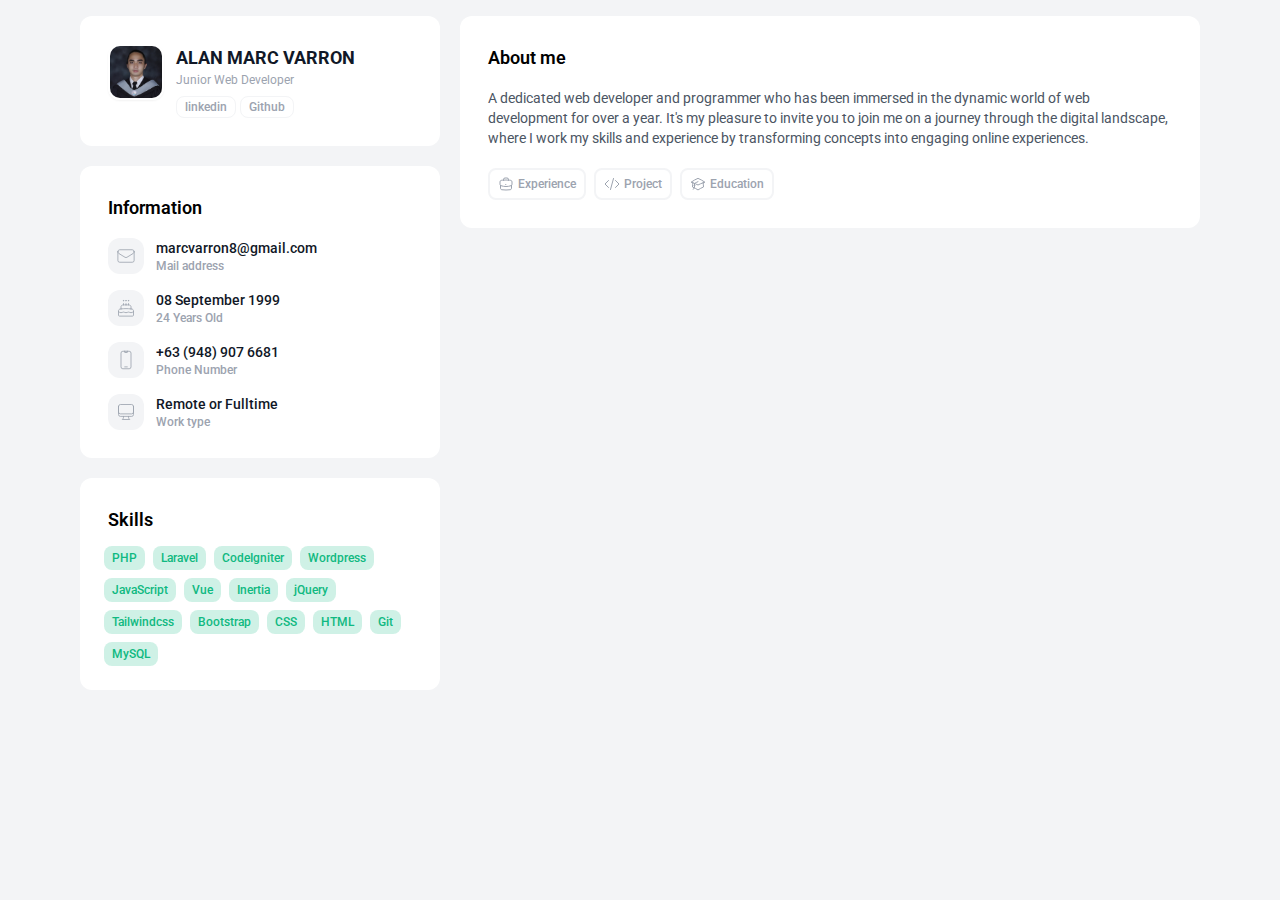
<file: index.html>
<!DOCTYPE html>
<html lang="en">
  <head>
    <meta charset="UTF-8" />
    <meta http-equiv="X-UA-Compatible" content="IE=edge" />
    <meta name="viewport" content="width=device-width, initial-scale=1, maximum-scale=1" />
    <link rel="shortcut icon" href="/assets/me.de627e5e.jpg" />
    <title>Alan Marc Varron</title>
    <script type="module" crossorigin src="/assets/index.534e673c.js"></script>
    <link rel="stylesheet" href="/assets/index.77dace24.css">
  </head>
  <body class="bg-gray-100 dark:bg-night-900">
    <div id="app"></div>
    
  </body>
</html>
</file>
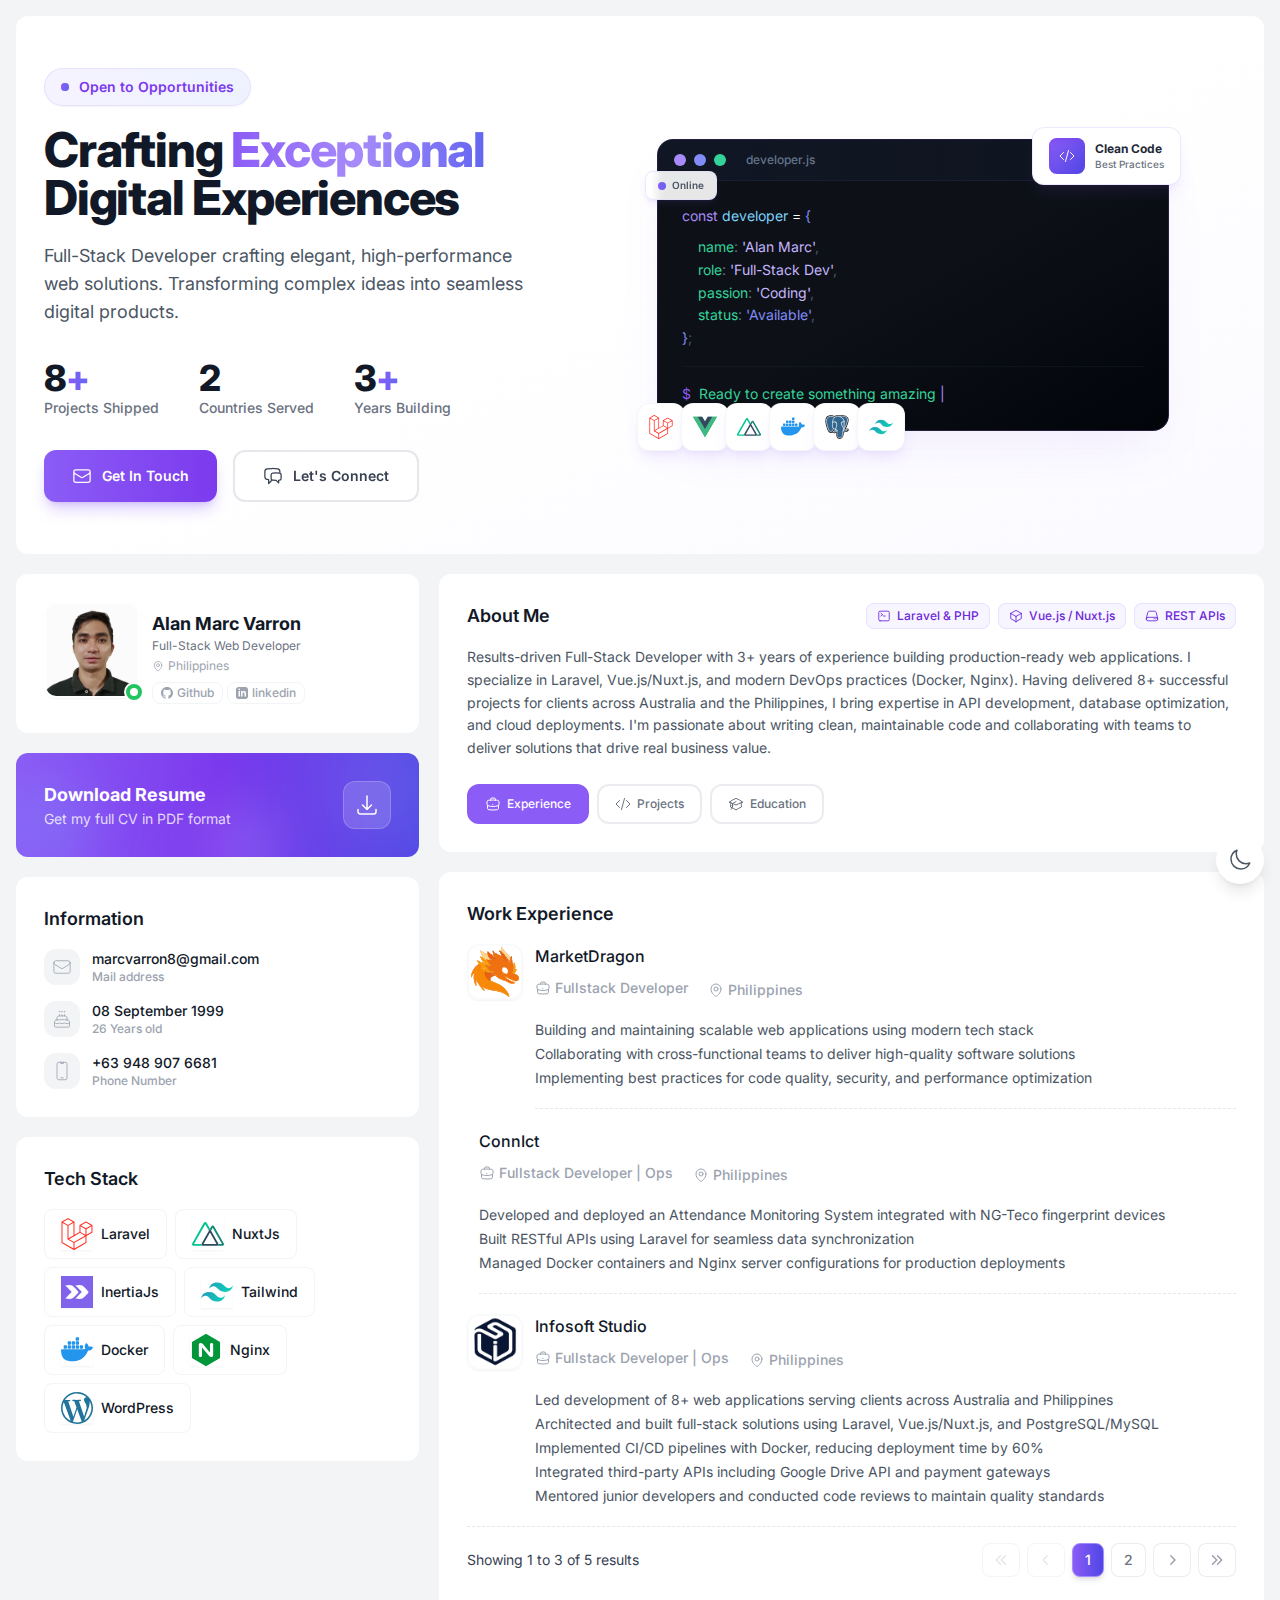
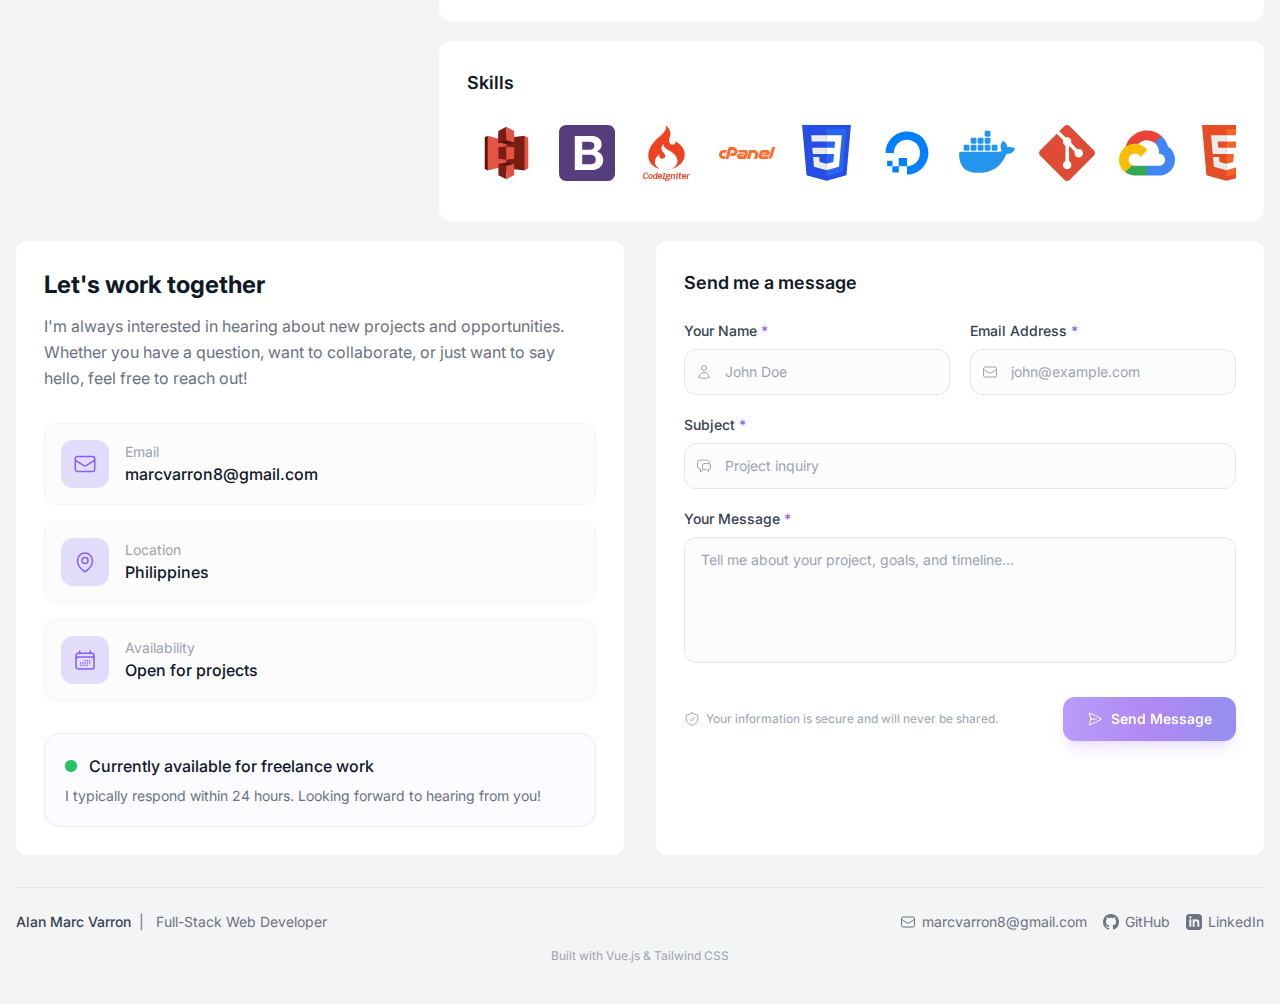
<file: education/index.html>
<!DOCTYPE html>
<html lang="en" dir="ltr">
    <head>
        <meta charset="UTF-8" />
        <meta http-equiv="X-UA-Compatible" content="IE=edge" />
        <meta name="viewport" content="width=device-width, initial-scale=1, maximum-scale=5" />

        <!-- Google Search Console Verification -->
        <meta name="google-site-verification" content="zZWbjjaxljEgPt8Og30L4-8nGykvM6CK_tGQfmN-XPg" />

        <!-- Primary Meta Tags -->
        <title>Education & Certifications | Alan Marc Varron</title>
        <meta name="title" content="Education & Certifications | Alan Marc Varron" />
        <meta name="description" content="Alan Marc Varron's educational background and professional certifications in web development and information technology." />
        <meta name="keywords" content="Developer Education, IT Degree, Web Development Certifications, Professional Training" />
        <meta name="author" content="Alan Marc Varron" />
        <meta name="creator" content="Alan Marc Varron" />
        <meta name="publisher" content="Alan Marc Varron" />
        <meta name="robots" content="index, follow, max-image-preview:large, max-snippet:-1, max-video-preview:-1" />
        <meta name="googlebot" content="index, follow" />
        <meta name="bingbot" content="index, follow" />

        <!-- Canonical URL -->
        <link rel="canonical" href="https://mrcz8.github.io/education" />

        <!-- Language & Geographic -->
        <meta name="language" content="English" />
        <meta name="geo.region" content="PH" />
        <meta name="geo.country" content="Philippines" />
        <meta http-equiv="content-language" content="en" />

        <!-- Open Graph / Facebook -->
        <meta property="og:type" content="website" />
        <meta property="og:url" content="https://mrcz8.github.io/education" />
        <meta property="og:site_name" content="Alan Marc Varron - Portfolio" />
        <meta property="og:title" content="Education & Certifications | Alan Marc Varron" />
        <meta property="og:description" content="Alan Marc Varron's educational background and professional certifications in web development and information technology." />
        <meta property="og:image" content="https://mrcz8.github.io/og-image.png" />
        <meta property="og:image:width" content="1200" />
        <meta property="og:image:height" content="630" />
        <meta property="og:image:alt" content="Alan Marc Varron - Full-Stack Web Developer Portfolio" />
        <meta property="og:locale" content="en_US" />

        <!-- Twitter -->
        <meta name="twitter:card" content="summary_large_image" />
        <meta name="twitter:url" content="https://mrcz8.github.io/education" />
        <meta name="twitter:title" content="Education & Certifications | Alan Marc Varron" />
        <meta name="twitter:description" content="Alan Marc Varron's educational background and professional certifications in web development and information technology." />
        <meta name="twitter:image" content="https://mrcz8.github.io/og-image.png" />
        <meta name="twitter:image:alt" content="Alan Marc Varron - Full-Stack Web Developer Portfolio" />
        <meta name="twitter:creator" content="@mrcz8" />

        <!-- LinkedIn specific -->
        <meta property="og:image:secure_url" content="https://mrcz8.github.io/og-image.png" />

        <!-- Favicon & Icons -->
        <link rel="icon" type="image/png" sizes="32x32" href="/favicon-32x32.png" />
        <link rel="icon" type="image/png" sizes="16x16" href="/favicon-16x16.png" />
        <link rel="shortcut icon" href="/favicon.ico" />
        <link rel="apple-touch-icon" sizes="180x180" href="/apple-touch-icon.png" />
        <link rel="mask-icon" href="/safari-pinned-tab.svg" color="#8b5cf6" />
        <meta name="msapplication-TileColor" content="#8b5cf6" />
        <meta name="msapplication-config" content="/browserconfig.xml" />

        <!-- PWA Manifest -->
        <link rel="manifest" href="/site.webmanifest" />

        <!-- Theme Color -->
        <meta name="theme-color" content="#8b5cf6" media="(prefers-color-scheme: light)" />
        <meta name="theme-color" content="#1e1b4b" media="(prefers-color-scheme: dark)" />
        <meta name="color-scheme" content="light dark" />

        <!-- Mobile App Meta -->
        <meta name="mobile-web-app-capable" content="yes" />
        <meta name="apple-mobile-web-app-capable" content="yes" />
        <meta name="apple-mobile-web-app-status-bar-style" content="black-translucent" />
        <meta name="apple-mobile-web-app-title" content="Alan Marc" />
        <meta name="application-name" content="Alan Marc Varron Portfolio" />

        <!-- Performance: Preconnect -->
        <link rel="preconnect" href="https://fonts.googleapis.com" />
        <link rel="preconnect" href="https://fonts.gstatic.com" crossorigin />
        <link rel="preconnect" href="https://api.web3forms.com" />

        <!-- DNS Prefetch -->
        <link rel="dns-prefetch" href="https://fonts.googleapis.com" />
        <link rel="dns-prefetch" href="https://fonts.gstatic.com" />
        <link rel="dns-prefetch" href="https://www.google-analytics.com" />

        <!-- Google Fonts - Inter (with display=swap for performance) -->
        <link href="https://fonts.googleapis.com/css2?family=Inter:wght@300;400;500;600;700;800&display=swap" rel="stylesheet" />

        <!-- Security Headers -->
        <meta http-equiv="X-Content-Type-Options" content="nosniff" />
        <meta name="referrer" content="strict-origin-when-cross-origin" />

        <!-- Structured Data - Person Schema -->
        <script type="application/ld+json">
        {
            "@context": "https://schema.org",
            "@type": "Person",
            "@id": "https://mrcz8.github.io/#person",
            "name": "Alan Marc Varron",
            "givenName": "Alan Marc",
            "familyName": "Varron",
            "url": "https://mrcz8.github.io/",
            "image": {
                "@type": "ImageObject",
                "url": "https://mrcz8.github.io/profile.png",
                "width": 400,
                "height": 400
            },
            "sameAs": [
                "https://github.com/mrcz8",
                "https://www.linkedin.com/in/marcvarron/"
            ],
            "jobTitle": "Full-Stack Web Developer",
            "worksFor": {
                "@type": "Organization",
                "name": "Freelance"
            },
            "description": "Expert Full-Stack Developer with 3+ years experience specializing in Laravel, Vue.js, Nuxt.js, and modern web technologies.",
            "email": "marcvarron8@gmail.com",
            "telephone": "+63-948-907-6681",
            "address": {
                "@type": "PostalAddress",
                "addressCountry": "PH",
                "addressRegion": "Philippines"
            },
            "alumniOf": {
                "@type": "EducationalOrganization",
                "name": "Bachelor of Science in Information Technology"
            },
            "knowsAbout": [
                "Laravel",
                "Vue.js",
                "Nuxt.js",
                "PHP",
                "JavaScript",
                "TypeScript",
                "MySQL",
                "PostgreSQL",
                "REST API",
                "Docker",
                "Tailwind CSS",
                "Full-Stack Development",
                "Web Application Development"
            ],
            "hasOccupation": {
                "@type": "Occupation",
                "name": "Full-Stack Web Developer",
                "occupationLocation": {
                    "@type": "Country",
                    "name": "Philippines"
                },
                "skills": "Laravel, Vue.js, Nuxt.js, PHP, JavaScript, TypeScript, MySQL, PostgreSQL, Docker, REST API Development"
            }
        }
        </script>

        <!-- Structured Data - WebSite Schema -->
        <script type="application/ld+json">
        {
            "@context": "https://schema.org",
            "@type": "WebSite",
            "@id": "https://mrcz8.github.io/#website",
            "url": "https://mrcz8.github.io/",
            "name": "Alan Marc Varron - Full-Stack Web Developer Portfolio",
            "description": "Portfolio website of Alan Marc Varron, an experienced Full-Stack Developer specializing in Laravel, Vue.js, and modern web technologies.",
            "publisher": {
                "@id": "https://mrcz8.github.io/#person"
            },
            "inLanguage": "en-US"
        }
        </script>

        <!-- Structured Data - WebPage Schema -->
        <script type="application/ld+json">
        {
            "@context": "https://schema.org",
            "@type": "WebPage",
            "@id": "https://mrcz8.github.io/education#webpage",
            "url": "https://mrcz8.github.io/",
            "name": "Alan Marc Varron | Full-Stack Web Developer | Hire Me",
            "description": "Alan Marc Varron's educational background and professional certifications in web development and information technology.",
            "isPartOf": {
                "@id": "https://mrcz8.github.io/#website"
            },
            "about": {
                "@id": "https://mrcz8.github.io/#person"
            },
            "primaryImageOfPage": {
                "@type": "ImageObject",
                "url": "https://mrcz8.github.io/og-image.png"
            },
            "inLanguage": "en-US"
        }
        </script>

        <!-- Structured Data - BreadcrumbList -->
        <script type="application/ld+json">
        {
            "@context": "https://schema.org",
            "@type": "BreadcrumbList",
            "itemListElement": [
                {
                    "@type": "ListItem",
                    "position": 1,
                    "name": "Home",
                    "item": "https://mrcz8.github.io/"
                },
                {
                    "@type": "ListItem",
                    "position": 2,
                    "name": "Projects",
                    "item": "https://mrcz8.github.io/project"
                },
                {
                    "@type": "ListItem",
                    "position": 3,
                    "name": "Education",
                    "item": "https://mrcz8.github.io/education"
                }
            ]
        }
        </script>

        <!-- Structured Data - Professional Service -->
        <script type="application/ld+json">
        {
            "@context": "https://schema.org",
            "@type": "ProfessionalService",
            "name": "Alan Marc Varron - Web Development Services",
            "image": "https://mrcz8.github.io/profile.png",
            "url": "https://mrcz8.github.io/",
            "telephone": "+63-948-907-6681",
            "email": "marcvarron8@gmail.com",
            "description": "Professional web development services including full-stack development, Laravel applications, Vue.js frontends, API development, and custom web solutions.",
            "priceRange": "$$",
            "address": {
                "@type": "PostalAddress",
                "addressCountry": "PH"
            },
            "geo": {
                "@type": "GeoCoordinates",
                "latitude": "14.5995",
                "longitude": "120.9842"
            },
            "areaServed": {
                "@type": "GeoCircle",
                "geoMidpoint": {
                    "@type": "GeoCoordinates",
                    "latitude": "0",
                    "longitude": "0"
                },
                "geoRadius": "50000"
            },
            "serviceType": [
                "Full-Stack Web Development",
                "Laravel Development",
                "Vue.js Development",
                "API Development",
                "Database Design",
                "Web Application Maintenance"
            ],
            "hasOfferCatalog": {
                "@type": "OfferCatalog",
                "name": "Web Development Services",
                "itemListElement": [
                    {
                        "@type": "Offer",
                        "itemOffered": {
                            "@type": "Service",
                            "name": "Full-Stack Web Development",
                            "description": "End-to-end web application development using Laravel and Vue.js"
                        }
                    },
                    {
                        "@type": "Offer",
                        "itemOffered": {
                            "@type": "Service",
                            "name": "API Development",
                            "description": "RESTful API design and development"
                        }
                    },
                    {
                        "@type": "Offer",
                        "itemOffered": {
                            "@type": "Service",
                            "name": "Frontend Development",
                            "description": "Modern, responsive frontend development with Vue.js and Nuxt.js"
                        }
                    }
                ]
            }
        }
        </script>
      <script type="module" crossorigin src="/assets/index-Cue_fQ0J.js"></script>
      <link rel="modulepreload" crossorigin href="/assets/vendor-BRDt_DzU.js">
      <link rel="stylesheet" crossorigin href="/assets/index-BZkg3ojA.css">
    </head>
    <body class="bg-gray-100 dark:bg-night-900">
        <!-- Skip to main content for accessibility -->
        <a href="#app" class="sr-only focus:not-sr-only focus:absolute focus:z-50 focus:bg-primary-500 focus:px-4 focus:py-2 focus:text-white">
            Skip to main content
        </a>

        <div id="app"></div>

        <!-- Noscript fallback -->
        <noscript>
            <div style="padding: 2rem; text-align: center; font-family: system-ui, sans-serif;">
                <h1>Alan Marc Varron - Full-Stack Web Developer</h1>
                <p>This website requires JavaScript to function properly. Please enable JavaScript in your browser.</p>
                <p>Contact: <a href="mailto:marcvarron8@gmail.com">marcvarron8@gmail.com</a></p>
                <p>LinkedIn: <a href="https://www.linkedin.com/in/marcvarron/">linkedin.com/in/marcvarron</a></p>
                <p>GitHub: <a href="https://github.com/mrcz8">github.com/mrcz8</a></p>
            </div>
        </noscript>
    </body>
</html>
</file>
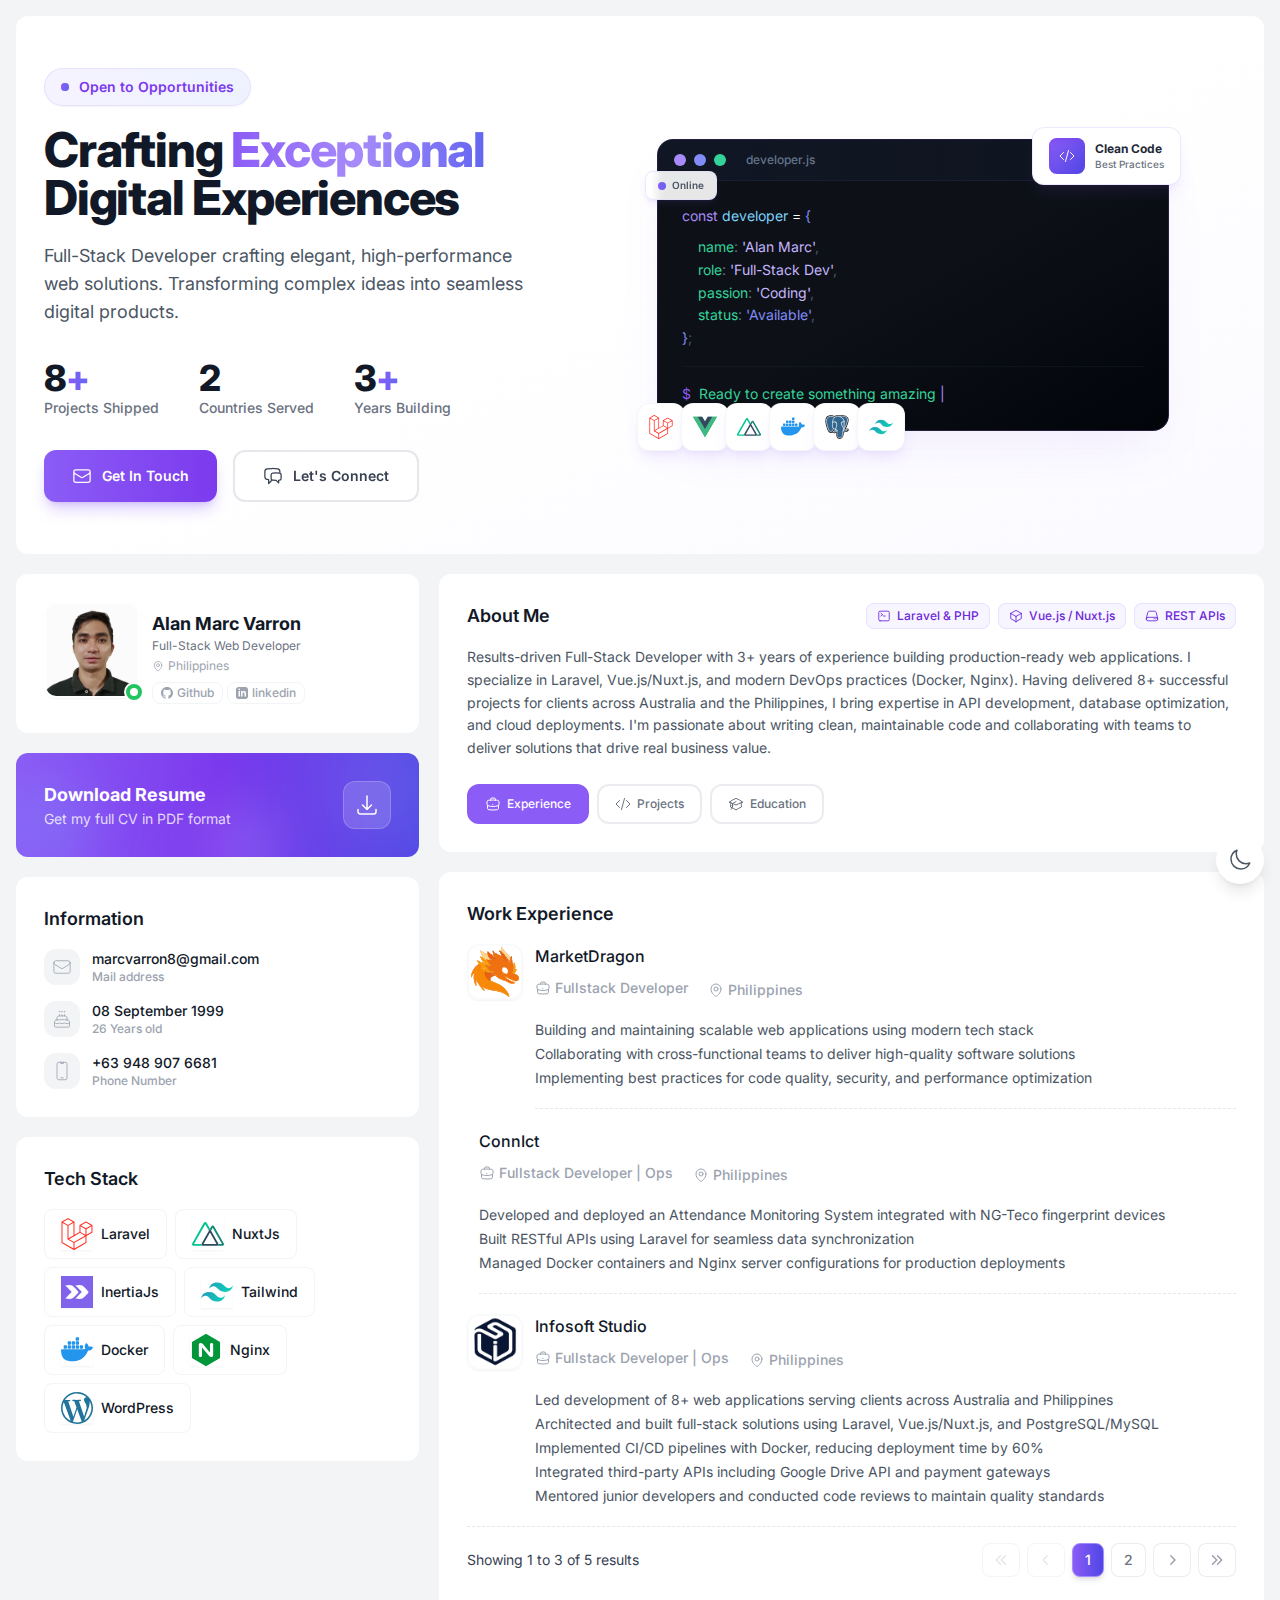
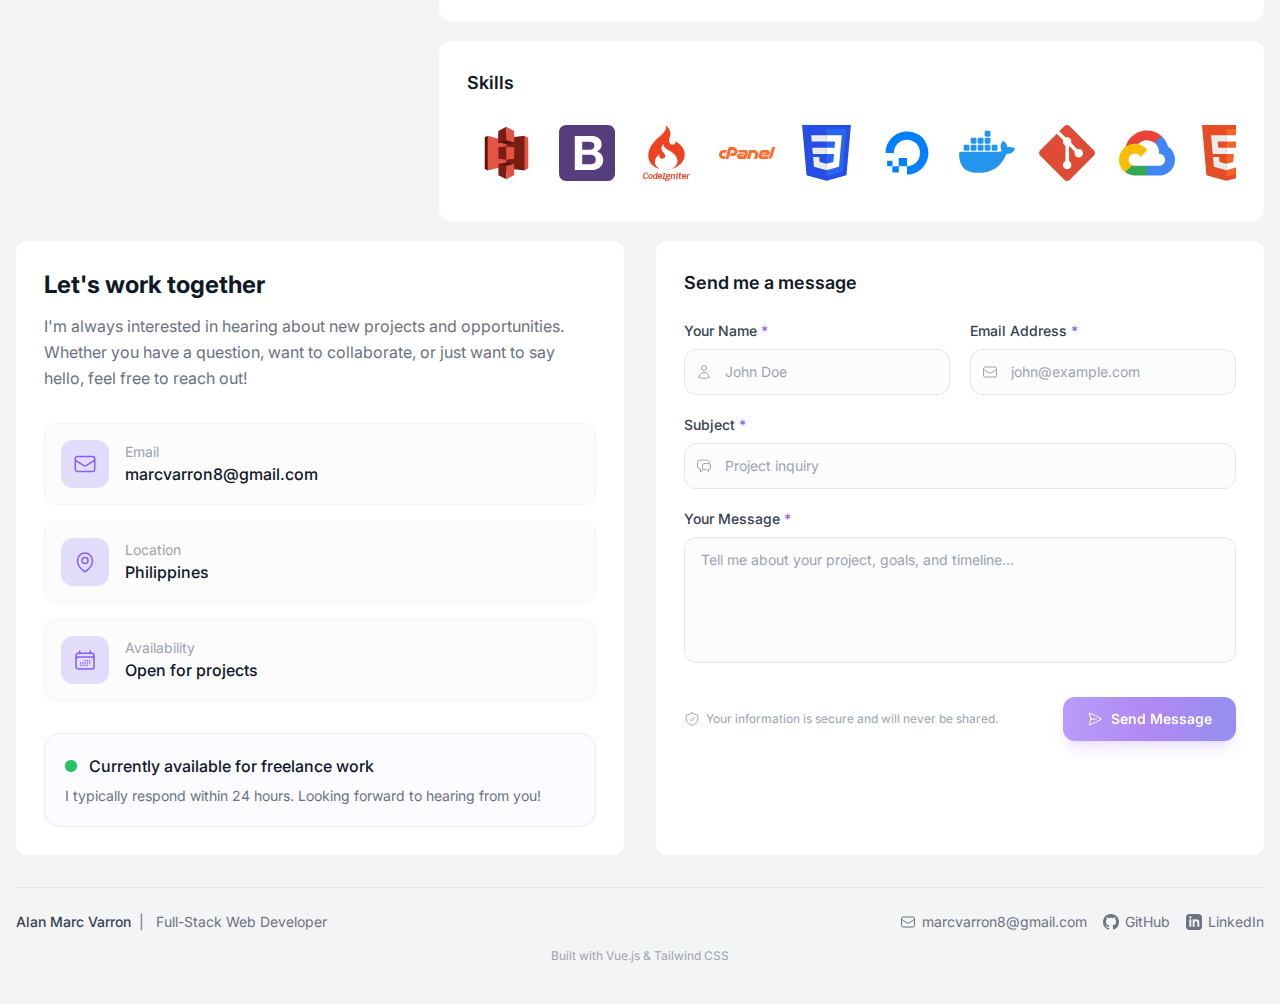
<file: project/index.html>
<!DOCTYPE html>
<html lang="en" dir="ltr">
    <head>
        <meta charset="UTF-8" />
        <meta http-equiv="X-UA-Compatible" content="IE=edge" />
        <meta name="viewport" content="width=device-width, initial-scale=1, maximum-scale=5" />

        <!-- Google Search Console Verification -->
        <meta name="google-site-verification" content="zZWbjjaxljEgPt8Og30L4-8nGykvM6CK_tGQfmN-XPg" />

        <!-- Primary Meta Tags -->
        <title>Projects Portfolio | Web Development Work | Alan Marc Varron</title>
        <meta name="title" content="Projects Portfolio | Web Development Work | Alan Marc Varron" />
        <meta name="description" content="Explore Alan Marc Varron's portfolio of web development projects. Custom web applications, Laravel backends, Vue.js frontends, and more." />
        <meta name="keywords" content="Web Development Projects, Laravel Projects, Vue.js Portfolio, Custom Web Applications, Developer Portfolio" />
        <meta name="author" content="Alan Marc Varron" />
        <meta name="creator" content="Alan Marc Varron" />
        <meta name="publisher" content="Alan Marc Varron" />
        <meta name="robots" content="index, follow, max-image-preview:large, max-snippet:-1, max-video-preview:-1" />
        <meta name="googlebot" content="index, follow" />
        <meta name="bingbot" content="index, follow" />

        <!-- Canonical URL -->
        <link rel="canonical" href="https://mrcz8.github.io/project" />

        <!-- Language & Geographic -->
        <meta name="language" content="English" />
        <meta name="geo.region" content="PH" />
        <meta name="geo.country" content="Philippines" />
        <meta http-equiv="content-language" content="en" />

        <!-- Open Graph / Facebook -->
        <meta property="og:type" content="website" />
        <meta property="og:url" content="https://mrcz8.github.io/project" />
        <meta property="og:site_name" content="Alan Marc Varron - Portfolio" />
        <meta property="og:title" content="Projects Portfolio | Web Development Work | Alan Marc Varron" />
        <meta property="og:description" content="Explore Alan Marc Varron's portfolio of web development projects. Custom web applications, Laravel backends, Vue.js frontends, and more." />
        <meta property="og:image" content="https://mrcz8.github.io/og-image.png" />
        <meta property="og:image:width" content="1200" />
        <meta property="og:image:height" content="630" />
        <meta property="og:image:alt" content="Alan Marc Varron - Full-Stack Web Developer Portfolio" />
        <meta property="og:locale" content="en_US" />

        <!-- Twitter -->
        <meta name="twitter:card" content="summary_large_image" />
        <meta name="twitter:url" content="https://mrcz8.github.io/project" />
        <meta name="twitter:title" content="Projects Portfolio | Web Development Work | Alan Marc Varron" />
        <meta name="twitter:description" content="Explore Alan Marc Varron's portfolio of web development projects. Custom web applications, Laravel backends, Vue.js frontends, and more." />
        <meta name="twitter:image" content="https://mrcz8.github.io/og-image.png" />
        <meta name="twitter:image:alt" content="Alan Marc Varron - Full-Stack Web Developer Portfolio" />
        <meta name="twitter:creator" content="@mrcz8" />

        <!-- LinkedIn specific -->
        <meta property="og:image:secure_url" content="https://mrcz8.github.io/og-image.png" />

        <!-- Favicon & Icons -->
        <link rel="icon" type="image/png" sizes="32x32" href="/favicon-32x32.png" />
        <link rel="icon" type="image/png" sizes="16x16" href="/favicon-16x16.png" />
        <link rel="shortcut icon" href="/favicon.ico" />
        <link rel="apple-touch-icon" sizes="180x180" href="/apple-touch-icon.png" />
        <link rel="mask-icon" href="/safari-pinned-tab.svg" color="#8b5cf6" />
        <meta name="msapplication-TileColor" content="#8b5cf6" />
        <meta name="msapplication-config" content="/browserconfig.xml" />

        <!-- PWA Manifest -->
        <link rel="manifest" href="/site.webmanifest" />

        <!-- Theme Color -->
        <meta name="theme-color" content="#8b5cf6" media="(prefers-color-scheme: light)" />
        <meta name="theme-color" content="#1e1b4b" media="(prefers-color-scheme: dark)" />
        <meta name="color-scheme" content="light dark" />

        <!-- Mobile App Meta -->
        <meta name="mobile-web-app-capable" content="yes" />
        <meta name="apple-mobile-web-app-capable" content="yes" />
        <meta name="apple-mobile-web-app-status-bar-style" content="black-translucent" />
        <meta name="apple-mobile-web-app-title" content="Alan Marc" />
        <meta name="application-name" content="Alan Marc Varron Portfolio" />

        <!-- Performance: Preconnect -->
        <link rel="preconnect" href="https://fonts.googleapis.com" />
        <link rel="preconnect" href="https://fonts.gstatic.com" crossorigin />
        <link rel="preconnect" href="https://api.web3forms.com" />

        <!-- DNS Prefetch -->
        <link rel="dns-prefetch" href="https://fonts.googleapis.com" />
        <link rel="dns-prefetch" href="https://fonts.gstatic.com" />
        <link rel="dns-prefetch" href="https://www.google-analytics.com" />

        <!-- Google Fonts - Inter (with display=swap for performance) -->
        <link href="https://fonts.googleapis.com/css2?family=Inter:wght@300;400;500;600;700;800&display=swap" rel="stylesheet" />

        <!-- Security Headers -->
        <meta http-equiv="X-Content-Type-Options" content="nosniff" />
        <meta name="referrer" content="strict-origin-when-cross-origin" />

        <!-- Structured Data - Person Schema -->
        <script type="application/ld+json">
        {
            "@context": "https://schema.org",
            "@type": "Person",
            "@id": "https://mrcz8.github.io/#person",
            "name": "Alan Marc Varron",
            "givenName": "Alan Marc",
            "familyName": "Varron",
            "url": "https://mrcz8.github.io/",
            "image": {
                "@type": "ImageObject",
                "url": "https://mrcz8.github.io/profile.png",
                "width": 400,
                "height": 400
            },
            "sameAs": [
                "https://github.com/mrcz8",
                "https://www.linkedin.com/in/marcvarron/"
            ],
            "jobTitle": "Full-Stack Web Developer",
            "worksFor": {
                "@type": "Organization",
                "name": "Freelance"
            },
            "description": "Expert Full-Stack Developer with 3+ years experience specializing in Laravel, Vue.js, Nuxt.js, and modern web technologies.",
            "email": "marcvarron8@gmail.com",
            "telephone": "+63-948-907-6681",
            "address": {
                "@type": "PostalAddress",
                "addressCountry": "PH",
                "addressRegion": "Philippines"
            },
            "alumniOf": {
                "@type": "EducationalOrganization",
                "name": "Bachelor of Science in Information Technology"
            },
            "knowsAbout": [
                "Laravel",
                "Vue.js",
                "Nuxt.js",
                "PHP",
                "JavaScript",
                "TypeScript",
                "MySQL",
                "PostgreSQL",
                "REST API",
                "Docker",
                "Tailwind CSS",
                "Full-Stack Development",
                "Web Application Development"
            ],
            "hasOccupation": {
                "@type": "Occupation",
                "name": "Full-Stack Web Developer",
                "occupationLocation": {
                    "@type": "Country",
                    "name": "Philippines"
                },
                "skills": "Laravel, Vue.js, Nuxt.js, PHP, JavaScript, TypeScript, MySQL, PostgreSQL, Docker, REST API Development"
            }
        }
        </script>

        <!-- Structured Data - WebSite Schema -->
        <script type="application/ld+json">
        {
            "@context": "https://schema.org",
            "@type": "WebSite",
            "@id": "https://mrcz8.github.io/#website",
            "url": "https://mrcz8.github.io/",
            "name": "Alan Marc Varron - Full-Stack Web Developer Portfolio",
            "description": "Portfolio website of Alan Marc Varron, an experienced Full-Stack Developer specializing in Laravel, Vue.js, and modern web technologies.",
            "publisher": {
                "@id": "https://mrcz8.github.io/#person"
            },
            "inLanguage": "en-US"
        }
        </script>

        <!-- Structured Data - WebPage Schema -->
        <script type="application/ld+json">
        {
            "@context": "https://schema.org",
            "@type": "WebPage",
            "@id": "https://mrcz8.github.io/project#webpage",
            "url": "https://mrcz8.github.io/",
            "name": "Alan Marc Varron | Full-Stack Web Developer | Hire Me",
            "description": "Explore Alan Marc Varron's portfolio of web development projects. Custom web applications, Laravel backends, Vue.js frontends, and more.",
            "isPartOf": {
                "@id": "https://mrcz8.github.io/#website"
            },
            "about": {
                "@id": "https://mrcz8.github.io/#person"
            },
            "primaryImageOfPage": {
                "@type": "ImageObject",
                "url": "https://mrcz8.github.io/og-image.png"
            },
            "inLanguage": "en-US"
        }
        </script>

        <!-- Structured Data - BreadcrumbList -->
        <script type="application/ld+json">
        {
            "@context": "https://schema.org",
            "@type": "BreadcrumbList",
            "itemListElement": [
                {
                    "@type": "ListItem",
                    "position": 1,
                    "name": "Home",
                    "item": "https://mrcz8.github.io/"
                },
                {
                    "@type": "ListItem",
                    "position": 2,
                    "name": "Projects",
                    "item": "https://mrcz8.github.io/project"
                },
                {
                    "@type": "ListItem",
                    "position": 3,
                    "name": "Education",
                    "item": "https://mrcz8.github.io/education"
                }
            ]
        }
        </script>

        <!-- Structured Data - Professional Service -->
        <script type="application/ld+json">
        {
            "@context": "https://schema.org",
            "@type": "ProfessionalService",
            "name": "Alan Marc Varron - Web Development Services",
            "image": "https://mrcz8.github.io/profile.png",
            "url": "https://mrcz8.github.io/",
            "telephone": "+63-948-907-6681",
            "email": "marcvarron8@gmail.com",
            "description": "Professional web development services including full-stack development, Laravel applications, Vue.js frontends, API development, and custom web solutions.",
            "priceRange": "$$",
            "address": {
                "@type": "PostalAddress",
                "addressCountry": "PH"
            },
            "geo": {
                "@type": "GeoCoordinates",
                "latitude": "14.5995",
                "longitude": "120.9842"
            },
            "areaServed": {
                "@type": "GeoCircle",
                "geoMidpoint": {
                    "@type": "GeoCoordinates",
                    "latitude": "0",
                    "longitude": "0"
                },
                "geoRadius": "50000"
            },
            "serviceType": [
                "Full-Stack Web Development",
                "Laravel Development",
                "Vue.js Development",
                "API Development",
                "Database Design",
                "Web Application Maintenance"
            ],
            "hasOfferCatalog": {
                "@type": "OfferCatalog",
                "name": "Web Development Services",
                "itemListElement": [
                    {
                        "@type": "Offer",
                        "itemOffered": {
                            "@type": "Service",
                            "name": "Full-Stack Web Development",
                            "description": "End-to-end web application development using Laravel and Vue.js"
                        }
                    },
                    {
                        "@type": "Offer",
                        "itemOffered": {
                            "@type": "Service",
                            "name": "API Development",
                            "description": "RESTful API design and development"
                        }
                    },
                    {
                        "@type": "Offer",
                        "itemOffered": {
                            "@type": "Service",
                            "name": "Frontend Development",
                            "description": "Modern, responsive frontend development with Vue.js and Nuxt.js"
                        }
                    }
                ]
            }
        }
        </script>
      <script type="module" crossorigin src="/assets/index-Cue_fQ0J.js"></script>
      <link rel="modulepreload" crossorigin href="/assets/vendor-BRDt_DzU.js">
      <link rel="stylesheet" crossorigin href="/assets/index-BZkg3ojA.css">
    </head>
    <body class="bg-gray-100 dark:bg-night-900">
        <!-- Skip to main content for accessibility -->
        <a href="#app" class="sr-only focus:not-sr-only focus:absolute focus:z-50 focus:bg-primary-500 focus:px-4 focus:py-2 focus:text-white">
            Skip to main content
        </a>

        <div id="app"></div>

        <!-- Noscript fallback -->
        <noscript>
            <div style="padding: 2rem; text-align: center; font-family: system-ui, sans-serif;">
                <h1>Alan Marc Varron - Full-Stack Web Developer</h1>
                <p>This website requires JavaScript to function properly. Please enable JavaScript in your browser.</p>
                <p>Contact: <a href="mailto:marcvarron8@gmail.com">marcvarron8@gmail.com</a></p>
                <p>LinkedIn: <a href="https://www.linkedin.com/in/marcvarron/">linkedin.com/in/marcvarron</a></p>
                <p>GitHub: <a href="https://github.com/mrcz8">github.com/mrcz8</a></p>
            </div>
        </noscript>
    </body>
</html>
</file>
<file: assets/index.77dace24.css>
@import"https://fonts.googleapis.com/css2?family=Roboto:ital,wght@0,100;0,300;0,400;0,500;0,700;0,900;1,100;1,300;1,400;1,500;1,700;1,900&display=swap";*,:before,:after{box-sizing:border-box;border-width:0;border-style:solid;border-color:#e5e7eb}:before,:after{--tw-content: ""}html{line-height:1.5;-webkit-text-size-adjust:100%;-moz-tab-size:4;-o-tab-size:4;tab-size:4;font-family:Roboto,Sans-serif}body{margin:0;line-height:inherit}hr{height:0;color:inherit;border-top-width:1px}abbr:where([title]){-webkit-text-decoration:underline dotted;text-decoration:underline dotted}h1,h2,h3,h4,h5,h6{font-size:inherit;font-weight:inherit}a{color:inherit;text-decoration:inherit}b,strong{font-weight:bolder}code,kbd,samp,pre{font-family:ui-monospace,SFMono-Regular,Menlo,Monaco,Consolas,Liberation Mono,Courier New,monospace;font-size:1em}small{font-size:80%}sub,sup{font-size:75%;line-height:0;position:relative;vertical-align:baseline}sub{bottom:-.25em}sup{top:-.5em}table{text-indent:0;border-color:inherit;border-collapse:collapse}button,input,optgroup,select,textarea{font-family:inherit;font-size:100%;font-weight:inherit;line-height:inherit;color:inherit;margin:0;padding:0}button,select{text-transform:none}button,[type=button],[type=reset],[type=submit]{-webkit-appearance:button;background-color:transparent;background-image:none}:-moz-focusring{outline:auto}:-moz-ui-invalid{box-shadow:none}progress{vertical-align:baseline}::-webkit-inner-spin-button,::-webkit-outer-spin-button{height:auto}[type=search]{-webkit-appearance:textfield;outline-offset:-2px}::-webkit-search-decoration{-webkit-appearance:none}::-webkit-file-upload-button{-webkit-appearance:button;font:inherit}summary{display:list-item}blockquote,dl,dd,h1,h2,h3,h4,h5,h6,hr,figure,p,pre{margin:0}fieldset{margin:0;padding:0}legend{padding:0}ol,ul,menu{list-style:none;margin:0;padding:0}textarea{resize:vertical}input::-moz-placeholder,textarea::-moz-placeholder{opacity:1;color:#9ca3af}input::placeholder,textarea::placeholder{opacity:1;color:#9ca3af}button,[role=button]{cursor:pointer}:disabled{cursor:default}img,svg,video,canvas,audio,iframe,embed,object{display:block;vertical-align:middle}img,video{max-width:100%;height:auto}*,:before,:after{--tw-border-spacing-x: 0;--tw-border-spacing-y: 0;--tw-translate-x: 0;--tw-translate-y: 0;--tw-rotate: 0;--tw-skew-x: 0;--tw-skew-y: 0;--tw-scale-x: 1;--tw-scale-y: 1;--tw-pan-x: ;--tw-pan-y: ;--tw-pinch-zoom: ;--tw-scroll-snap-strictness: proximity;--tw-ordinal: ;--tw-slashed-zero: ;--tw-numeric-figure: ;--tw-numeric-spacing: ;--tw-numeric-fraction: ;--tw-ring-inset: ;--tw-ring-offset-width: 0px;--tw-ring-offset-color: #fff;--tw-ring-color: rgb(59 130 246 / .5);--tw-ring-offset-shadow: 0 0 #0000;--tw-ring-shadow: 0 0 #0000;--tw-shadow: 0 0 #0000;--tw-shadow-colored: 0 0 #0000;--tw-blur: ;--tw-brightness: ;--tw-contrast: ;--tw-grayscale: ;--tw-hue-rotate: ;--tw-invert: ;--tw-saturate: ;--tw-sepia: ;--tw-drop-shadow: ;--tw-backdrop-blur: ;--tw-backdrop-brightness: ;--tw-backdrop-contrast: ;--tw-backdrop-grayscale: ;--tw-backdrop-hue-rotate: ;--tw-backdrop-invert: ;--tw-backdrop-opacity: ;--tw-backdrop-saturate: ;--tw-backdrop-sepia: }::backdrop{--tw-border-spacing-x: 0;--tw-border-spacing-y: 0;--tw-translate-x: 0;--tw-translate-y: 0;--tw-rotate: 0;--tw-skew-x: 0;--tw-skew-y: 0;--tw-scale-x: 1;--tw-scale-y: 1;--tw-pan-x: ;--tw-pan-y: ;--tw-pinch-zoom: ;--tw-scroll-snap-strictness: proximity;--tw-ordinal: ;--tw-slashed-zero: ;--tw-numeric-figure: ;--tw-numeric-spacing: ;--tw-numeric-fraction: ;--tw-ring-inset: ;--tw-ring-offset-width: 0px;--tw-ring-offset-color: #fff;--tw-ring-color: rgb(59 130 246 / .5);--tw-ring-offset-shadow: 0 0 #0000;--tw-ring-shadow: 0 0 #0000;--tw-shadow: 0 0 #0000;--tw-shadow-colored: 0 0 #0000;--tw-blur: ;--tw-brightness: ;--tw-contrast: ;--tw-grayscale: ;--tw-hue-rotate: ;--tw-invert: ;--tw-saturate: ;--tw-sepia: ;--tw-drop-shadow: ;--tw-backdrop-blur: ;--tw-backdrop-brightness: ;--tw-backdrop-contrast: ;--tw-backdrop-grayscale: ;--tw-backdrop-hue-rotate: ;--tw-backdrop-invert: ;--tw-backdrop-opacity: ;--tw-backdrop-saturate: ;--tw-backdrop-sepia: }.container{width:100%}@media (min-width: 640px){.container{max-width:640px}}@media (min-width: 768px){.container{max-width:768px}}@media (min-width: 1024px){.container{max-width:1024px}}@media (min-width: 1280px){.container{max-width:1280px}}@media (min-width: 1536px){.container{max-width:1536px}}.card{border-radius:.75rem;--tw-bg-opacity: 1;background-color:rgb(255 255 255 / var(--tw-bg-opacity));padding:1.75rem}.dark .card{--tw-bg-opacity: 1;background-color:rgb(20 21 27 / var(--tw-bg-opacity))}.badge{display:inline-flex;border-radius:.5rem;padding:.25rem .5rem;font-size:.75rem;line-height:1rem;font-weight:500}.sr-only{position:absolute;width:1px;height:1px;padding:0;margin:-1px;overflow:hidden;clip:rect(0,0,0,0);white-space:nowrap;border-width:0}.visible{visibility:visible}.isolate{isolation:isolate}.order-last{order:9999}.-m-2{margin:-.5rem}.m-1{margin:.25rem}.mx-auto{margin-left:auto;margin-right:auto}.my-5{margin-top:1.25rem;margin-bottom:1.25rem}.mt-4{margin-top:1rem}.mb-4{margin-bottom:1rem}.mb-5{margin-bottom:1.25rem}.ml-3{margin-left:.75rem}.mb-2{margin-bottom:.5rem}.mb-1{margin-bottom:.25rem}.mt-2{margin-top:.5rem}.mt-5{margin-top:1.25rem}.flex{display:flex}.inline-flex{display:inline-flex}.hidden{display:none}.h-4{height:1rem}.h-14{height:3.5rem}.h-9{height:2.25rem}.h-5{height:1.25rem}.h-\[20rem\]{height:20rem}.w-4{width:1rem}.w-14{width:3.5rem}.w-full{width:100%}.w-9{width:2.25rem}.w-5{width:1.25rem}.w-\[50rem\]{width:50rem}.min-w-\[180px\]{min-width:180px}.max-w-6xl{max-width:72rem}.max-w-sm{max-width:24rem}.flex-1{flex:1 1 0%}.flex-shrink-0,.shrink-0{flex-shrink:0}.cursor-pointer{cursor:pointer}.flex-wrap{flex-wrap:wrap}.items-start{align-items:flex-start}.items-center{align-items:center}.justify-center{justify-content:center}.justify-between{justify-content:space-between}.gap-5{gap:1.25rem}.gap-1{gap:.25rem}.gap-3{gap:.75rem}.gap-2{gap:.5rem}.space-y-5>:not([hidden])~:not([hidden]){--tw-space-y-reverse: 0;margin-top:calc(1.25rem * calc(1 - var(--tw-space-y-reverse)));margin-bottom:calc(1.25rem * var(--tw-space-y-reverse))}.space-x-2>:not([hidden])~:not([hidden]){--tw-space-x-reverse: 0;margin-right:calc(.5rem * var(--tw-space-x-reverse));margin-left:calc(.5rem * calc(1 - var(--tw-space-x-reverse)))}.space-y-1\.5>:not([hidden])~:not([hidden]){--tw-space-y-reverse: 0;margin-top:calc(.375rem * calc(1 - var(--tw-space-y-reverse)));margin-bottom:calc(.375rem * var(--tw-space-y-reverse))}.space-y-1>:not([hidden])~:not([hidden]){--tw-space-y-reverse: 0;margin-top:calc(.25rem * calc(1 - var(--tw-space-y-reverse)));margin-bottom:calc(.25rem * var(--tw-space-y-reverse))}.space-x-5>:not([hidden])~:not([hidden]){--tw-space-x-reverse: 0;margin-right:calc(1.25rem * var(--tw-space-x-reverse));margin-left:calc(1.25rem * calc(1 - var(--tw-space-x-reverse)))}.space-y-2>:not([hidden])~:not([hidden]){--tw-space-y-reverse: 0;margin-top:calc(.5rem * calc(1 - var(--tw-space-y-reverse)));margin-bottom:calc(.5rem * var(--tw-space-y-reverse))}.space-y-4>:not([hidden])~:not([hidden]){--tw-space-y-reverse: 0;margin-top:calc(1rem * calc(1 - var(--tw-space-y-reverse)));margin-bottom:calc(1rem * var(--tw-space-y-reverse))}.-space-x-px>:not([hidden])~:not([hidden]){--tw-space-x-reverse: 0;margin-right:calc(-1px * var(--tw-space-x-reverse));margin-left:calc(-1px * calc(1 - var(--tw-space-x-reverse)))}.rounded-lg{border-radius:.5rem}.rounded-xl{border-radius:.75rem}.rounded-full{border-radius:9999px}.rounded-md{border-radius:.375rem}.border-2{border-width:2px}.border{border-width:1px}.border-t{border-top-width:1px}.border-b{border-bottom-width:1px}.border-dashed{border-style:dashed}.border-gray-200{--tw-border-opacity: 1;border-color:rgb(229 231 235 / var(--tw-border-opacity))}.border-gray-100{--tw-border-opacity: 1;border-color:rgb(243 244 246 / var(--tw-border-opacity))}.border-gray-50{--tw-border-opacity: 1;border-color:rgb(249 250 251 / var(--tw-border-opacity))}.border-primary-500\/30{border-color:#f59e0b4d}.border-white{--tw-border-opacity: 1;border-color:rgb(255 255 255 / var(--tw-border-opacity))}.border-primary-500{--tw-border-opacity: 1;border-color:rgb(245 158 11 / var(--tw-border-opacity))}.bg-gray-100{--tw-bg-opacity: 1;background-color:rgb(243 244 246 / var(--tw-bg-opacity))}.bg-primary-500\/20{background-color:#f59e0b33}.bg-white{--tw-bg-opacity: 1;background-color:rgb(255 255 255 / var(--tw-bg-opacity))}.bg-emerald-500\/20{background-color:#10b98133}.bg-primary-500{--tw-bg-opacity: 1;background-color:rgb(245 158 11 / var(--tw-bg-opacity))}.stroke-1{stroke-width:1}.stroke-2{stroke-width:2}.px-4{padding-left:1rem;padding-right:1rem}.py-4{padding-top:1rem;padding-bottom:1rem}.px-2{padding-left:.5rem;padding-right:.5rem}.py-1\.5{padding-top:.375rem;padding-bottom:.375rem}.py-1{padding-top:.25rem;padding-bottom:.25rem}.py-2{padding-top:.5rem;padding-bottom:.5rem}.px-2\.5{padding-left:.625rem;padding-right:.625rem}.px-1{padding-left:.25rem;padding-right:.25rem}.py-0\.5{padding-top:.125rem;padding-bottom:.125rem}.py-0{padding-top:0;padding-bottom:0}.py-2\.5{padding-top:.625rem;padding-bottom:.625rem}.pr-2{padding-right:.5rem}.pl-2{padding-left:.5rem}.text-lg{font-size:1.125rem;line-height:1.75rem}.text-sm{font-size:.875rem;line-height:1.25rem}.text-xs{font-size:.75rem;line-height:1rem}.font-semibold{font-weight:600}.font-medium{font-weight:500}.font-bold{font-weight:700}.text-gray-600{--tw-text-opacity: 1;color:rgb(75 85 99 / var(--tw-text-opacity))}.text-gray-400{--tw-text-opacity: 1;color:rgb(156 163 175 / var(--tw-text-opacity))}.text-gray-900{--tw-text-opacity: 1;color:rgb(17 24 39 / var(--tw-text-opacity))}.text-primary-500{--tw-text-opacity: 1;color:rgb(245 158 11 / var(--tw-text-opacity))}.text-gray-700{--tw-text-opacity: 1;color:rgb(55 65 81 / var(--tw-text-opacity))}.text-emerald-500{--tw-text-opacity: 1;color:rgb(16 185 129 / var(--tw-text-opacity))}.text-white{--tw-text-opacity: 1;color:rgb(255 255 255 / var(--tw-text-opacity))}.shadow-sm{--tw-shadow: 0 1px 2px 0 rgb(0 0 0 / .05);--tw-shadow-colored: 0 1px 2px 0 var(--tw-shadow-color);box-shadow:var(--tw-ring-offset-shadow, 0 0 #0000),var(--tw-ring-shadow, 0 0 #0000),var(--tw-shadow)}.outline{outline-style:solid}@keyframes pulse{50%{opacity:.5}}.hover\:animate-pulse:hover{animation:pulse 2s cubic-bezier(.4,0,.6,1) infinite}.hover\:border-primary-500:hover{--tw-border-opacity: 1;border-color:rgb(245 158 11 / var(--tw-border-opacity))}.hover\:bg-primary-500:hover{--tw-bg-opacity: 1;background-color:rgb(245 158 11 / var(--tw-bg-opacity))}.hover\:bg-gray-50:hover{--tw-bg-opacity: 1;background-color:rgb(249 250 251 / var(--tw-bg-opacity))}.hover\:bg-primary-500\/20:hover{background-color:#f59e0b33}.hover\:bg-emerald-500:hover{--tw-bg-opacity: 1;background-color:rgb(16 185 129 / var(--tw-bg-opacity))}.hover\:text-white:hover{--tw-text-opacity: 1;color:rgb(255 255 255 / var(--tw-text-opacity))}.hover\:text-primary-500:hover{--tw-text-opacity: 1;color:rgb(245 158 11 / var(--tw-text-opacity))}.focus\:z-20:focus{z-index:20}.disabled\:cursor-not-allowed:disabled{cursor:not-allowed}.disabled\:text-gray-200:disabled{--tw-text-opacity: 1;color:rgb(229 231 235 / var(--tw-text-opacity))}.dark .dark\:border-night-700{--tw-border-opacity: 1;border-color:rgb(25 26 35 / var(--tw-border-opacity))}.dark .dark\:border-night-600{--tw-border-opacity: 1;border-color:rgb(31 31 42 / var(--tw-border-opacity))}.dark .dark\:border-primary-500\/30{border-color:#f59e0b4d}.dark .dark\:border-night-800{--tw-border-opacity: 1;border-color:rgb(20 21 27 / var(--tw-border-opacity))}.dark .dark\:border-primary-500\/20{border-color:#f59e0b33}.dark .dark\:bg-night-900{--tw-bg-opacity: 1;background-color:rgb(14 14 16 / var(--tw-bg-opacity))}.dark .dark\:bg-night-700{--tw-bg-opacity: 1;background-color:rgb(25 26 35 / var(--tw-bg-opacity))}.dark .dark\:bg-night-800{--tw-bg-opacity: 1;background-color:rgb(20 21 27 / var(--tw-bg-opacity))}.dark .dark\:bg-primary-500\/20{background-color:#f59e0b33}.dark .dark\:text-night-50{--tw-text-opacity: 1;color:rgb(255 255 255 / var(--tw-text-opacity))}.dark .dark\:text-night-200{--tw-text-opacity: 1;color:rgb(136 134 158 / var(--tw-text-opacity))}.dark .dark\:text-night-400{--tw-text-opacity: 1;color:rgb(66 66 89 / var(--tw-text-opacity))}.dark .dark\:text-night-300{--tw-text-opacity: 1;color:rgb(117 117 143 / var(--tw-text-opacity))}.dark .dark\:text-night-100{--tw-text-opacity: 1;color:rgb(180 178 194 / var(--tw-text-opacity))}.dark .dark\:text-primary-500{--tw-text-opacity: 1;color:rgb(245 158 11 / var(--tw-text-opacity))}.dark .dark\:hover\:border-primary-500:hover{--tw-border-opacity: 1;border-color:rgb(245 158 11 / var(--tw-border-opacity))}.dark .dark\:hover\:bg-primary-500\/20:hover{background-color:#f59e0b33}.dark .hover\:dark\:bg-night-600:hover{--tw-bg-opacity: 1;background-color:rgb(31 31 42 / var(--tw-bg-opacity))}.dark .hover\:dark\:bg-primary-500\/20:hover{background-color:#f59e0b33}.dark .dark\:hover\:text-primary-500:hover{--tw-text-opacity: 1;color:rgb(245 158 11 / var(--tw-text-opacity))}.dark .dark\:hover\:text-night-300:hover{--tw-text-opacity: 1;color:rgb(117 117 143 / var(--tw-text-opacity))}.dark .dark\:disabled\:cursor-not-allowed:disabled{cursor:not-allowed}.dark .dark\:disabled\:text-night-600:disabled{--tw-text-opacity: 1;color:rgb(31 31 42 / var(--tw-text-opacity))}@media (min-width: 640px){.sm\:mt-0{margin-top:0}.sm\:block{display:block}.sm\:flex{display:flex}.sm\:grid{display:grid}.sm\:hidden{display:none}.sm\:flex-1{flex:1 1 0%}.sm\:items-center{align-items:center}.sm\:justify-between{justify-content:space-between}.sm\:space-x-5>:not([hidden])~:not([hidden]){--tw-space-x-reverse: 0;margin-right:calc(1.25rem * var(--tw-space-x-reverse));margin-left:calc(1.25rem * calc(1 - var(--tw-space-x-reverse)))}.sm\:text-right{text-align:right}}@media (min-width: 1024px){.lg\:col-span-2{grid-column:span 2 / span 2}.lg\:grid-cols-3{grid-template-columns:repeat(3,minmax(0,1fr))}}
</file>
<file: assets/index-BZkg3ojA.css>
@import"https://fonts.googleapis.com/css2?family=Roboto:ital,wght@0,100;0,300;0,400;0,500;0,700;0,900;1,100;1,300;1,400;1,500;1,700;1,900&display=swap";*,:before,:after{--tw-border-spacing-x: 0;--tw-border-spacing-y: 0;--tw-translate-x: 0;--tw-translate-y: 0;--tw-rotate: 0;--tw-skew-x: 0;--tw-skew-y: 0;--tw-scale-x: 1;--tw-scale-y: 1;--tw-pan-x: ;--tw-pan-y: ;--tw-pinch-zoom: ;--tw-scroll-snap-strictness: proximity;--tw-gradient-from-position: ;--tw-gradient-via-position: ;--tw-gradient-to-position: ;--tw-ordinal: ;--tw-slashed-zero: ;--tw-numeric-figure: ;--tw-numeric-spacing: ;--tw-numeric-fraction: ;--tw-ring-inset: ;--tw-ring-offset-width: 0px;--tw-ring-offset-color: #fff;--tw-ring-color: rgb(59 130 246 / .5);--tw-ring-offset-shadow: 0 0 #0000;--tw-ring-shadow: 0 0 #0000;--tw-shadow: 0 0 #0000;--tw-shadow-colored: 0 0 #0000;--tw-blur: ;--tw-brightness: ;--tw-contrast: ;--tw-grayscale: ;--tw-hue-rotate: ;--tw-invert: ;--tw-saturate: ;--tw-sepia: ;--tw-drop-shadow: ;--tw-backdrop-blur: ;--tw-backdrop-brightness: ;--tw-backdrop-contrast: ;--tw-backdrop-grayscale: ;--tw-backdrop-hue-rotate: ;--tw-backdrop-invert: ;--tw-backdrop-opacity: ;--tw-backdrop-saturate: ;--tw-backdrop-sepia: ;--tw-contain-size: ;--tw-contain-layout: ;--tw-contain-paint: ;--tw-contain-style: }::backdrop{--tw-border-spacing-x: 0;--tw-border-spacing-y: 0;--tw-translate-x: 0;--tw-translate-y: 0;--tw-rotate: 0;--tw-skew-x: 0;--tw-skew-y: 0;--tw-scale-x: 1;--tw-scale-y: 1;--tw-pan-x: ;--tw-pan-y: ;--tw-pinch-zoom: ;--tw-scroll-snap-strictness: proximity;--tw-gradient-from-position: ;--tw-gradient-via-position: ;--tw-gradient-to-position: ;--tw-ordinal: ;--tw-slashed-zero: ;--tw-numeric-figure: ;--tw-numeric-spacing: ;--tw-numeric-fraction: ;--tw-ring-inset: ;--tw-ring-offset-width: 0px;--tw-ring-offset-color: #fff;--tw-ring-color: rgb(59 130 246 / .5);--tw-ring-offset-shadow: 0 0 #0000;--tw-ring-shadow: 0 0 #0000;--tw-shadow: 0 0 #0000;--tw-shadow-colored: 0 0 #0000;--tw-blur: ;--tw-brightness: ;--tw-contrast: ;--tw-grayscale: ;--tw-hue-rotate: ;--tw-invert: ;--tw-saturate: ;--tw-sepia: ;--tw-drop-shadow: ;--tw-backdrop-blur: ;--tw-backdrop-brightness: ;--tw-backdrop-contrast: ;--tw-backdrop-grayscale: ;--tw-backdrop-hue-rotate: ;--tw-backdrop-invert: ;--tw-backdrop-opacity: ;--tw-backdrop-saturate: ;--tw-backdrop-sepia: ;--tw-contain-size: ;--tw-contain-layout: ;--tw-contain-paint: ;--tw-contain-style: }*,:before,:after{box-sizing:border-box;border-width:0;border-style:solid;border-color:#e5e7eb}:before,:after{--tw-content: ""}html,:host{line-height:1.5;-webkit-text-size-adjust:100%;-moz-tab-size:4;-o-tab-size:4;tab-size:4;font-family:Inter,Roboto,Sans-serif;font-feature-settings:normal;font-variation-settings:normal;-webkit-tap-highlight-color:transparent}body{margin:0;line-height:inherit}hr{height:0;color:inherit;border-top-width:1px}abbr:where([title]){-webkit-text-decoration:underline dotted;text-decoration:underline dotted}h1,h2,h3,h4,h5,h6{font-size:inherit;font-weight:inherit}a{color:inherit;text-decoration:inherit}b,strong{font-weight:bolder}code,kbd,samp,pre{font-family:ui-monospace,SFMono-Regular,Menlo,Monaco,Consolas,Liberation Mono,Courier New,monospace;font-feature-settings:normal;font-variation-settings:normal;font-size:1em}small{font-size:80%}sub,sup{font-size:75%;line-height:0;position:relative;vertical-align:baseline}sub{bottom:-.25em}sup{top:-.5em}table{text-indent:0;border-color:inherit;border-collapse:collapse}button,input,optgroup,select,textarea{font-family:inherit;font-feature-settings:inherit;font-variation-settings:inherit;font-size:100%;font-weight:inherit;line-height:inherit;letter-spacing:inherit;color:inherit;margin:0;padding:0}button,select{text-transform:none}button,input:where([type=button]),input:where([type=reset]),input:where([type=submit]){-webkit-appearance:button;background-color:transparent;background-image:none}:-moz-focusring{outline:auto}:-moz-ui-invalid{box-shadow:none}progress{vertical-align:baseline}::-webkit-inner-spin-button,::-webkit-outer-spin-button{height:auto}[type=search]{-webkit-appearance:textfield;outline-offset:-2px}::-webkit-search-decoration{-webkit-appearance:none}::-webkit-file-upload-button{-webkit-appearance:button;font:inherit}summary{display:list-item}blockquote,dl,dd,h1,h2,h3,h4,h5,h6,hr,figure,p,pre{margin:0}fieldset{margin:0;padding:0}legend{padding:0}ol,ul,menu{list-style:none;margin:0;padding:0}dialog{padding:0}textarea{resize:vertical}input::-moz-placeholder,textarea::-moz-placeholder{opacity:1;color:#9ca3af}input::placeholder,textarea::placeholder{opacity:1;color:#9ca3af}button,[role=button]{cursor:pointer}:disabled{cursor:default}img,svg,video,canvas,audio,iframe,embed,object{display:block;vertical-align:middle}img,video{max-width:100%;height:auto}[hidden]:where(:not([hidden=until-found])){display:none}.container{width:100%}@media(min-width:640px){.container{max-width:640px}}@media(min-width:768px){.container{max-width:768px}}@media(min-width:1024px){.container{max-width:1024px}}@media(min-width:1280px){.container{max-width:1280px}}@media(min-width:1536px){.container{max-width:1536px}}.card{border-radius:.75rem;--tw-bg-opacity: 1;background-color:rgb(255 255 255 / var(--tw-bg-opacity, 1));padding:1.75rem}.card:is(.dark *){--tw-bg-opacity: 1;background-color:rgb(13 17 23 / var(--tw-bg-opacity, 1))}.sr-only{position:absolute;width:1px;height:1px;padding:0;margin:-1px;overflow:hidden;clip:rect(0,0,0,0);white-space:nowrap;border-width:0}.pointer-events-none{pointer-events:none}.visible{visibility:visible}.fixed{position:fixed}.absolute{position:absolute}.relative{position:relative}.inset-0{top:0;right:0;bottom:0;left:0}.inset-y-0{top:0;bottom:0}.-bottom-1{bottom:-.25rem}.-bottom-4{bottom:-1rem}.-bottom-5{bottom:-1.25rem}.-left-3{left:-.75rem}.-left-4{left:-1rem}.-left-5{left:-1.25rem}.-right-1{right:-.25rem}.-right-3{right:-.75rem}.-right-8{right:-2rem}.-top-3{top:-.75rem}.-top-8{top:-2rem}.bottom-4{bottom:1rem}.left-0{left:0}.right-1\/3{right:33.333333%}.right-4{right:1rem}.top-1\/2{top:50%}.top-8{top:2rem}.isolate{isolation:isolate}.z-50{z-index:50}.order-last{order:9999}.m-3{margin:.75rem}.mx-2{margin-left:.5rem;margin-right:.5rem}.mx-auto{margin-left:auto;margin-right:auto}.mb-1{margin-bottom:.25rem}.mb-2{margin-bottom:.5rem}.mb-4{margin-bottom:1rem}.mb-5{margin-bottom:1.25rem}.mb-6{margin-bottom:1.5rem}.mb-8{margin-bottom:2rem}.ml-1{margin-left:.25rem}.ml-2{margin-left:.5rem}.ml-3{margin-left:.75rem}.ml-4{margin-left:1rem}.mt-0\.5{margin-top:.125rem}.mt-1{margin-top:.25rem}.mt-2{margin-top:.5rem}.mt-3{margin-top:.75rem}.mt-4{margin-top:1rem}.mt-5{margin-top:1.25rem}.mt-8{margin-top:2rem}.block{display:block}.inline-block{display:inline-block}.flex{display:flex}.inline-flex{display:inline-flex}.grid{display:grid}.hidden{display:none}.h-12{height:3rem}.h-14{height:3.5rem}.h-2{height:.5rem}.h-20{height:5rem}.h-24{height:6rem}.h-3{height:.75rem}.h-3\.5{height:.875rem}.h-32{height:8rem}.h-4{height:1rem}.h-5{height:1.25rem}.h-6{height:1.5rem}.h-8{height:2rem}.h-9{height:2.25rem}.h-\[10rem\]{height:10rem}.h-full{height:100%}.min-h-screen{min-height:100vh}.w-12{width:3rem}.w-14{width:3.5rem}.w-2{width:.5rem}.w-20{width:5rem}.w-24{width:6rem}.w-3{width:.75rem}.w-3\.5{width:.875rem}.w-32{width:8rem}.w-4{width:1rem}.w-5{width:1.25rem}.w-6{width:1.5rem}.w-8{width:2rem}.w-9{width:2.25rem}.w-\[20rem\]{width:20rem}.w-full{width:100%}.min-w-\[180px\]{min-width:180px}.max-w-lg{max-width:32rem}.max-w-sm{max-width:24rem}.flex-1{flex:1 1 0%}.flex-shrink-0,.shrink-0{flex-shrink:0}@keyframes fadeIn{0%{opacity:0;transform:translateY(10px)}to{opacity:1;transform:translateY(0)}}.animate-fadeIn{animation:fadeIn .5s ease-out forwards}@keyframes marquee{0%{transform:translate(0)}to{transform:translate(-100%)}}.animate-marquee{animation:marquee 20s linear infinite}@keyframes ping{75%,to{transform:scale(2);opacity:0}}.animate-ping{animation:ping 1s cubic-bezier(0,0,.2,1) infinite}@keyframes pulse{50%{opacity:.5}}.animate-pulse{animation:pulse 2s cubic-bezier(.4,0,.6,1) infinite}@keyframes scaleIn{0%{opacity:0;transform:scale(.95)}to{opacity:1;transform:scale(1)}}.animate-scaleIn{animation:scaleIn .4s ease-out forwards}@keyframes slideUp{0%{opacity:0;transform:translateY(20px)}to{opacity:1;transform:translateY(0)}}.animate-slideUp{animation:slideUp .6s ease-out forwards}@keyframes spin{to{transform:rotate(360deg)}}.animate-spin{animation:spin 1s linear infinite}.cursor-pointer{cursor:pointer}.resize-none{resize:none}.grid-cols-2{grid-template-columns:repeat(2,minmax(0,1fr))}.flex-col{flex-direction:column}.flex-wrap{flex-wrap:wrap}.items-start{align-items:flex-start}.items-center{align-items:center}.justify-center{justify-content:center}.justify-between{justify-content:space-between}.gap-1{gap:.25rem}.gap-1\.5{gap:.375rem}.gap-2{gap:.5rem}.gap-2\.5{gap:.625rem}.gap-3{gap:.75rem}.gap-4{gap:1rem}.gap-5{gap:1.25rem}.gap-6{gap:1.5rem}.gap-8{gap:2rem}.-space-x-1>:not([hidden])~:not([hidden]){--tw-space-x-reverse: 0;margin-right:calc(-.25rem * var(--tw-space-x-reverse));margin-left:calc(-.25rem * calc(1 - var(--tw-space-x-reverse)))}.-space-x-px>:not([hidden])~:not([hidden]){--tw-space-x-reverse: 0;margin-right:calc(-1px * var(--tw-space-x-reverse));margin-left:calc(-1px * calc(1 - var(--tw-space-x-reverse)))}.space-x-5>:not([hidden])~:not([hidden]){--tw-space-x-reverse: 0;margin-right:calc(1.25rem * var(--tw-space-x-reverse));margin-left:calc(1.25rem * calc(1 - var(--tw-space-x-reverse)))}.space-y-1>:not([hidden])~:not([hidden]){--tw-space-y-reverse: 0;margin-top:calc(.25rem * calc(1 - var(--tw-space-y-reverse)));margin-bottom:calc(.25rem * var(--tw-space-y-reverse))}.space-y-1\.5>:not([hidden])~:not([hidden]){--tw-space-y-reverse: 0;margin-top:calc(.375rem * calc(1 - var(--tw-space-y-reverse)));margin-bottom:calc(.375rem * var(--tw-space-y-reverse))}.space-y-2>:not([hidden])~:not([hidden]){--tw-space-y-reverse: 0;margin-top:calc(.5rem * calc(1 - var(--tw-space-y-reverse)));margin-bottom:calc(.5rem * var(--tw-space-y-reverse))}.space-y-4>:not([hidden])~:not([hidden]){--tw-space-y-reverse: 0;margin-top:calc(1rem * calc(1 - var(--tw-space-y-reverse)));margin-bottom:calc(1rem * var(--tw-space-y-reverse))}.space-y-5>:not([hidden])~:not([hidden]){--tw-space-y-reverse: 0;margin-top:calc(1.25rem * calc(1 - var(--tw-space-y-reverse)));margin-bottom:calc(1.25rem * var(--tw-space-y-reverse))}.overflow-hidden{overflow:hidden}.whitespace-nowrap{white-space:nowrap}.rounded-2xl{border-radius:1rem}.rounded-full{border-radius:9999px}.rounded-lg{border-radius:.5rem}.rounded-xl{border-radius:.75rem}.border{border-width:1px}.border-2{border-width:2px}.border-b{border-bottom-width:1px}.border-t{border-top-width:1px}.border-dashed{border-style:dashed}.border-gray-100{--tw-border-opacity: 1;border-color:rgb(243 244 246 / var(--tw-border-opacity, 1))}.border-gray-100\/80{border-color:#f3f4f6cc}.border-gray-200{--tw-border-opacity: 1;border-color:rgb(229 231 235 / var(--tw-border-opacity, 1))}.border-gray-200\/80{border-color:#e5e7ebcc}.border-gray-50{--tw-border-opacity: 1;border-color:rgb(249 250 251 / var(--tw-border-opacity, 1))}.border-green-200{--tw-border-opacity: 1;border-color:rgb(187 247 208 / var(--tw-border-opacity, 1))}.border-night-600\/30{border-color:#1e293b4d}.border-night-600\/50{border-color:#1e293b80}.border-primary-200\/50{border-color:#ddd6fe80}.border-primary-200\/60{border-color:#ddd6fe99}.border-primary-400{--tw-border-opacity: 1;border-color:rgb(167 139 250 / var(--tw-border-opacity, 1))}.border-primary-500{--tw-border-opacity: 1;border-color:rgb(139 92 246 / var(--tw-border-opacity, 1))}.border-primary-500\/20{border-color:#8b5cf633}.border-red-200{--tw-border-opacity: 1;border-color:rgb(254 202 202 / var(--tw-border-opacity, 1))}.border-white{--tw-border-opacity: 1;border-color:rgb(255 255 255 / var(--tw-border-opacity, 1))}.border-white\/20{border-color:#fff3}.bg-accent-400{--tw-bg-opacity: 1;background-color:rgb(129 140 248 / var(--tw-bg-opacity, 1))}.bg-accent-400\/30{background-color:#818cf84d}.bg-emerald-400{--tw-bg-opacity: 1;background-color:rgb(52 211 153 / var(--tw-bg-opacity, 1))}.bg-gray-100{--tw-bg-opacity: 1;background-color:rgb(243 244 246 / var(--tw-bg-opacity, 1))}.bg-gray-50\/50{background-color:#f9fafb80}.bg-green-100{--tw-bg-opacity: 1;background-color:rgb(220 252 231 / var(--tw-bg-opacity, 1))}.bg-green-400{--tw-bg-opacity: 1;background-color:rgb(74 222 128 / var(--tw-bg-opacity, 1))}.bg-green-50\/80{background-color:#f0fdf4cc}.bg-green-500{--tw-bg-opacity: 1;background-color:rgb(34 197 94 / var(--tw-bg-opacity, 1))}.bg-primary-300\/20{background-color:#c4b5fd33}.bg-primary-400{--tw-bg-opacity: 1;background-color:rgb(167 139 250 / var(--tw-bg-opacity, 1))}.bg-primary-50\/30{background-color:#f5f3ff4d}.bg-primary-50\/80{background-color:#f5f3ffcc}.bg-primary-500{--tw-bg-opacity: 1;background-color:rgb(139 92 246 / var(--tw-bg-opacity, 1))}.bg-primary-500\/20{background-color:#8b5cf633}.bg-red-100{--tw-bg-opacity: 1;background-color:rgb(254 226 226 / var(--tw-bg-opacity, 1))}.bg-red-50\/80{background-color:#fef2f2cc}.bg-white{--tw-bg-opacity: 1;background-color:rgb(255 255 255 / var(--tw-bg-opacity, 1))}.bg-white\/10{background-color:#ffffff1a}.bg-white\/15{background-color:#ffffff26}.bg-white\/80{background-color:#fffc}.bg-white\/90{background-color:#ffffffe6}.bg-\[linear-gradient\(to_right\,\#8882_1px\,transparent_1px\)\,linear-gradient\(to_bottom\,\#8882_1px\,transparent_1px\)\]{background-image:linear-gradient(to right,#8882 1px,transparent 1px),linear-gradient(to bottom,#8882 1px,transparent 1px)}.bg-gradient-to-br{background-image:linear-gradient(to bottom right,var(--tw-gradient-stops))}.bg-gradient-to-r{background-image:linear-gradient(to right,var(--tw-gradient-stops))}.from-night-700\/80{--tw-gradient-from: rgb(17 24 39 / .8) var(--tw-gradient-from-position);--tw-gradient-to: rgb(17 24 39 / 0) var(--tw-gradient-to-position);--tw-gradient-stops: var(--tw-gradient-from), var(--tw-gradient-to)}.from-night-800{--tw-gradient-from: #0d1117 var(--tw-gradient-from-position);--tw-gradient-to: rgb(13 17 23 / 0) var(--tw-gradient-to-position);--tw-gradient-stops: var(--tw-gradient-from), var(--tw-gradient-to)}.from-primary-50{--tw-gradient-from: #f5f3ff var(--tw-gradient-from-position);--tw-gradient-to: rgb(245 243 255 / 0) var(--tw-gradient-to-position);--tw-gradient-stops: var(--tw-gradient-from), var(--tw-gradient-to)}.from-primary-500{--tw-gradient-from: #8b5cf6 var(--tw-gradient-from-position);--tw-gradient-to: rgb(139 92 246 / 0) var(--tw-gradient-to-position);--tw-gradient-stops: var(--tw-gradient-from), var(--tw-gradient-to)}.from-primary-500\/20{--tw-gradient-from: rgb(139 92 246 / .2) var(--tw-gradient-from-position);--tw-gradient-to: rgb(139 92 246 / 0) var(--tw-gradient-to-position);--tw-gradient-stops: var(--tw-gradient-from), var(--tw-gradient-to)}.from-transparent{--tw-gradient-from: transparent var(--tw-gradient-from-position);--tw-gradient-to: rgb(0 0 0 / 0) var(--tw-gradient-to-position);--tw-gradient-stops: var(--tw-gradient-from), var(--tw-gradient-to)}.via-night-800{--tw-gradient-to: rgb(13 17 23 / 0) var(--tw-gradient-to-position);--tw-gradient-stops: var(--tw-gradient-from), #0d1117 var(--tw-gradient-via-position), var(--tw-gradient-to)}.via-primary-400{--tw-gradient-to: rgb(167 139 250 / 0) var(--tw-gradient-to-position);--tw-gradient-stops: var(--tw-gradient-from), #a78bfa var(--tw-gradient-via-position), var(--tw-gradient-to)}.via-primary-600{--tw-gradient-to: rgb(124 58 237 / 0) var(--tw-gradient-to-position);--tw-gradient-stops: var(--tw-gradient-from), #7c3aed var(--tw-gradient-via-position), var(--tw-gradient-to)}.via-transparent{--tw-gradient-to: rgb(0 0 0 / 0) var(--tw-gradient-to-position);--tw-gradient-stops: var(--tw-gradient-from), transparent var(--tw-gradient-via-position), var(--tw-gradient-to)}.to-accent-50{--tw-gradient-to: #eef2ff var(--tw-gradient-to-position)}.to-accent-500{--tw-gradient-to: #6366f1 var(--tw-gradient-to-position)}.to-accent-500\/20{--tw-gradient-to: rgb(99 102 241 / .2) var(--tw-gradient-to-position)}.to-accent-600{--tw-gradient-to: #4f46e5 var(--tw-gradient-to-position)}.to-night-700\/50{--tw-gradient-to: rgb(17 24 39 / .5) var(--tw-gradient-to-position)}.to-night-900{--tw-gradient-to: #010409 var(--tw-gradient-to-position)}.to-primary-50\/40{--tw-gradient-to: rgb(245 243 255 / .4) var(--tw-gradient-to-position)}.bg-\[length\:200\%_100\%\]{background-size:200% 100%}.bg-\[size\:24px_24px\]{background-size:24px 24px}.bg-clip-text{-webkit-background-clip:text;background-clip:text}.stroke-1{stroke-width:1}.stroke-2{stroke-width:2}.object-contain{-o-object-fit:contain;object-fit:contain}.p-2\.5{padding:.625rem}.p-4{padding:1rem}.p-5{padding:1.25rem}.p-6{padding:1.5rem}.px-2{padding-left:.5rem;padding-right:.5rem}.px-2\.5{padding-left:.625rem;padding-right:.625rem}.px-3{padding-left:.75rem;padding-right:.75rem}.px-4{padding-left:1rem;padding-right:1rem}.px-6{padding-left:1.5rem;padding-right:1.5rem}.px-7{padding-left:1.75rem;padding-right:1.75rem}.py-0\.5{padding-top:.125rem;padding-bottom:.125rem}.py-1{padding-top:.25rem;padding-bottom:.25rem}.py-1\.5{padding-top:.375rem;padding-bottom:.375rem}.py-2{padding-top:.5rem;padding-bottom:.5rem}.py-2\.5{padding-top:.625rem;padding-bottom:.625rem}.py-3{padding-top:.75rem;padding-bottom:.75rem}.py-3\.5{padding-top:.875rem;padding-bottom:.875rem}.py-4{padding-top:1rem;padding-bottom:1rem}.py-6{padding-top:1.5rem;padding-bottom:1.5rem}.pl-10{padding-left:2.5rem}.pl-2{padding-left:.5rem}.pl-3{padding-left:.75rem}.pr-2{padding-right:.5rem}.pr-4{padding-right:1rem}.pt-2{padding-top:.5rem}.pt-4{padding-top:1rem}.text-center{text-align:center}.text-2xl{font-size:1.5rem;line-height:2rem}.text-3xl{font-size:1.875rem;line-height:2.25rem}.text-\[10px\]{font-size:10px}.text-base{font-size:1rem;line-height:1.5rem}.text-lg{font-size:1.125rem;line-height:1.75rem}.text-sm{font-size:.875rem;line-height:1.25rem}.text-xs{font-size:.75rem;line-height:1rem}.font-bold{font-weight:700}.font-extrabold{font-weight:800}.font-medium{font-weight:500}.font-semibold{font-weight:600}.leading-relaxed{line-height:1.625}.leading-tight{line-height:1.25}.tracking-tight{letter-spacing:-.025em}.text-accent-400{--tw-text-opacity: 1;color:rgb(129 140 248 / var(--tw-text-opacity, 1))}.text-emerald-400{--tw-text-opacity: 1;color:rgb(52 211 153 / var(--tw-text-opacity, 1))}.text-gray-400{--tw-text-opacity: 1;color:rgb(156 163 175 / var(--tw-text-opacity, 1))}.text-gray-500{--tw-text-opacity: 1;color:rgb(107 114 128 / var(--tw-text-opacity, 1))}.text-gray-600{--tw-text-opacity: 1;color:rgb(75 85 99 / var(--tw-text-opacity, 1))}.text-gray-700{--tw-text-opacity: 1;color:rgb(55 65 81 / var(--tw-text-opacity, 1))}.text-gray-800{--tw-text-opacity: 1;color:rgb(31 41 55 / var(--tw-text-opacity, 1))}.text-gray-900{--tw-text-opacity: 1;color:rgb(17 24 39 / var(--tw-text-opacity, 1))}.text-green-600{--tw-text-opacity: 1;color:rgb(22 163 74 / var(--tw-text-opacity, 1))}.text-green-700{--tw-text-opacity: 1;color:rgb(21 128 61 / var(--tw-text-opacity, 1))}.text-green-800{--tw-text-opacity: 1;color:rgb(22 101 52 / var(--tw-text-opacity, 1))}.text-night-300{--tw-text-opacity: 1;color:rgb(100 116 139 / var(--tw-text-opacity, 1))}.text-night-400{--tw-text-opacity: 1;color:rgb(71 85 105 / var(--tw-text-opacity, 1))}.text-primary-300{--tw-text-opacity: 1;color:rgb(196 181 253 / var(--tw-text-opacity, 1))}.text-primary-400{--tw-text-opacity: 1;color:rgb(167 139 250 / var(--tw-text-opacity, 1))}.text-primary-500{--tw-text-opacity: 1;color:rgb(139 92 246 / var(--tw-text-opacity, 1))}.text-primary-600{--tw-text-opacity: 1;color:rgb(124 58 237 / var(--tw-text-opacity, 1))}.text-primary-700{--tw-text-opacity: 1;color:rgb(109 40 217 / var(--tw-text-opacity, 1))}.text-red-600{--tw-text-opacity: 1;color:rgb(220 38 38 / var(--tw-text-opacity, 1))}.text-red-700{--tw-text-opacity: 1;color:rgb(185 28 28 / var(--tw-text-opacity, 1))}.text-red-800{--tw-text-opacity: 1;color:rgb(153 27 27 / var(--tw-text-opacity, 1))}.text-sky-300{--tw-text-opacity: 1;color:rgb(125 211 252 / var(--tw-text-opacity, 1))}.text-transparent{color:transparent}.text-white{--tw-text-opacity: 1;color:rgb(255 255 255 / var(--tw-text-opacity, 1))}.text-white\/80{color:#fffc}.opacity-25{opacity:.25}.opacity-75{opacity:.75}.opacity-\[0\.08\]{opacity:.08}.shadow{--tw-shadow: 0 1px 3px 0 rgb(0 0 0 / .1), 0 1px 2px -1px rgb(0 0 0 / .1);--tw-shadow-colored: 0 1px 3px 0 var(--tw-shadow-color), 0 1px 2px -1px var(--tw-shadow-color);box-shadow:var(--tw-ring-offset-shadow, 0 0 #0000),var(--tw-ring-shadow, 0 0 #0000),var(--tw-shadow)}.shadow-2xl{--tw-shadow: 0 25px 50px -12px rgb(0 0 0 / .25);--tw-shadow-colored: 0 25px 50px -12px var(--tw-shadow-color);box-shadow:var(--tw-ring-offset-shadow, 0 0 #0000),var(--tw-ring-shadow, 0 0 #0000),var(--tw-shadow)}.shadow-inner{--tw-shadow: inset 0 2px 4px 0 rgb(0 0 0 / .05);--tw-shadow-colored: inset 0 2px 4px 0 var(--tw-shadow-color);box-shadow:var(--tw-ring-offset-shadow, 0 0 #0000),var(--tw-ring-shadow, 0 0 #0000),var(--tw-shadow)}.shadow-lg{--tw-shadow: 0 10px 15px -3px rgb(0 0 0 / .1), 0 4px 6px -4px rgb(0 0 0 / .1);--tw-shadow-colored: 0 10px 15px -3px var(--tw-shadow-color), 0 4px 6px -4px var(--tw-shadow-color);box-shadow:var(--tw-ring-offset-shadow, 0 0 #0000),var(--tw-ring-shadow, 0 0 #0000),var(--tw-shadow)}.shadow-md{--tw-shadow: 0 4px 6px -1px rgb(0 0 0 / .1), 0 2px 4px -2px rgb(0 0 0 / .1);--tw-shadow-colored: 0 4px 6px -1px var(--tw-shadow-color), 0 2px 4px -2px var(--tw-shadow-color);box-shadow:var(--tw-ring-offset-shadow, 0 0 #0000),var(--tw-ring-shadow, 0 0 #0000),var(--tw-shadow)}.shadow-sm{--tw-shadow: 0 1px 2px 0 rgb(0 0 0 / .05);--tw-shadow-colored: 0 1px 2px 0 var(--tw-shadow-color);box-shadow:var(--tw-ring-offset-shadow, 0 0 #0000),var(--tw-ring-shadow, 0 0 #0000),var(--tw-shadow)}.shadow-primary-500\/10{--tw-shadow-color: rgb(139 92 246 / .1);--tw-shadow: var(--tw-shadow-colored)}.shadow-primary-500\/25{--tw-shadow-color: rgb(139 92 246 / .25);--tw-shadow: var(--tw-shadow-colored)}.shadow-primary-500\/30{--tw-shadow-color: rgb(139 92 246 / .3);--tw-shadow: var(--tw-shadow-colored)}.shadow-primary-600\/50{--tw-shadow-color: rgb(124 58 237 / .5);--tw-shadow: var(--tw-shadow-colored)}.outline{outline-style:solid}.blur-2xl{--tw-blur: blur(40px);filter:var(--tw-blur) var(--tw-brightness) var(--tw-contrast) var(--tw-grayscale) var(--tw-hue-rotate) var(--tw-invert) var(--tw-saturate) var(--tw-sepia) var(--tw-drop-shadow)}.blur-xl{--tw-blur: blur(24px);filter:var(--tw-blur) var(--tw-brightness) var(--tw-contrast) var(--tw-grayscale) var(--tw-hue-rotate) var(--tw-invert) var(--tw-saturate) var(--tw-sepia) var(--tw-drop-shadow)}.backdrop-blur-sm{--tw-backdrop-blur: blur(4px);-webkit-backdrop-filter:var(--tw-backdrop-blur) var(--tw-backdrop-brightness) var(--tw-backdrop-contrast) var(--tw-backdrop-grayscale) var(--tw-backdrop-hue-rotate) var(--tw-backdrop-invert) var(--tw-backdrop-opacity) var(--tw-backdrop-saturate) var(--tw-backdrop-sepia);backdrop-filter:var(--tw-backdrop-blur) var(--tw-backdrop-brightness) var(--tw-backdrop-contrast) var(--tw-backdrop-grayscale) var(--tw-backdrop-hue-rotate) var(--tw-backdrop-invert) var(--tw-backdrop-opacity) var(--tw-backdrop-saturate) var(--tw-backdrop-sepia)}.transition-all{transition-property:all;transition-timing-function:cubic-bezier(.4,0,.2,1);transition-duration:.15s}.transition-colors{transition-property:color,background-color,border-color,text-decoration-color,fill,stroke;transition-timing-function:cubic-bezier(.4,0,.2,1);transition-duration:.15s}.transition-transform{transition-property:transform;transition-timing-function:cubic-bezier(.4,0,.2,1);transition-duration:.15s}.duration-200{transition-duration:.2s}.duration-300{transition-duration:.3s}.duration-500{transition-duration:.5s}.placeholder\:text-gray-400::-moz-placeholder{--tw-text-opacity: 1;color:rgb(156 163 175 / var(--tw-text-opacity, 1))}.placeholder\:text-gray-400::placeholder{--tw-text-opacity: 1;color:rgb(156 163 175 / var(--tw-text-opacity, 1))}.hover\:z-10:hover{z-index:10}.hover\:-translate-y-1:hover{--tw-translate-y: -.25rem;transform:translate(var(--tw-translate-x),var(--tw-translate-y)) rotate(var(--tw-rotate)) skew(var(--tw-skew-x)) skewY(var(--tw-skew-y)) scaleX(var(--tw-scale-x)) scaleY(var(--tw-scale-y))}.hover\:scale-105:hover{--tw-scale-x: 1.05;--tw-scale-y: 1.05;transform:translate(var(--tw-translate-x),var(--tw-translate-y)) rotate(var(--tw-rotate)) skew(var(--tw-skew-x)) skewY(var(--tw-skew-y)) scaleX(var(--tw-scale-x)) scaleY(var(--tw-scale-y))}.hover\:scale-110:hover{--tw-scale-x: 1.1;--tw-scale-y: 1.1;transform:translate(var(--tw-translate-x),var(--tw-translate-y)) rotate(var(--tw-rotate)) skew(var(--tw-skew-x)) skewY(var(--tw-skew-y)) scaleX(var(--tw-scale-x)) scaleY(var(--tw-scale-y))}.hover\:scale-\[1\.02\]:hover{--tw-scale-x: 1.02;--tw-scale-y: 1.02;transform:translate(var(--tw-translate-x),var(--tw-translate-y)) rotate(var(--tw-rotate)) skew(var(--tw-skew-x)) skewY(var(--tw-skew-y)) scaleX(var(--tw-scale-x)) scaleY(var(--tw-scale-y))}.hover\:border-primary-300:hover{--tw-border-opacity: 1;border-color:rgb(196 181 253 / var(--tw-border-opacity, 1))}.hover\:border-primary-400:hover{--tw-border-opacity: 1;border-color:rgb(167 139 250 / var(--tw-border-opacity, 1))}.hover\:bg-gray-100:hover{--tw-bg-opacity: 1;background-color:rgb(243 244 246 / var(--tw-bg-opacity, 1))}.hover\:bg-primary-100:hover{--tw-bg-opacity: 1;background-color:rgb(237 233 254 / var(--tw-bg-opacity, 1))}.hover\:bg-primary-50:hover{--tw-bg-opacity: 1;background-color:rgb(245 243 255 / var(--tw-bg-opacity, 1))}.hover\:bg-primary-50\/50:hover{background-color:#f5f3ff80}.hover\:bg-primary-500\/20:hover{background-color:#8b5cf633}.hover\:bg-white\/25:hover{background-color:#ffffff40}.hover\:bg-gradient-to-r:hover{background-image:linear-gradient(to right,var(--tw-gradient-stops))}.hover\:from-primary-500:hover{--tw-gradient-from: #8b5cf6 var(--tw-gradient-from-position);--tw-gradient-to: rgb(139 92 246 / 0) var(--tw-gradient-to-position);--tw-gradient-stops: var(--tw-gradient-from), var(--tw-gradient-to)}.hover\:from-primary-600:hover{--tw-gradient-from: #7c3aed var(--tw-gradient-from-position);--tw-gradient-to: rgb(124 58 237 / 0) var(--tw-gradient-to-position);--tw-gradient-stops: var(--tw-gradient-from), var(--tw-gradient-to)}.hover\:to-accent-700:hover{--tw-gradient-to: #4338ca var(--tw-gradient-to-position)}.hover\:to-primary-600:hover{--tw-gradient-to: #7c3aed var(--tw-gradient-to-position)}.hover\:bg-right:hover{background-position:right}.hover\:text-primary-500:hover{--tw-text-opacity: 1;color:rgb(139 92 246 / var(--tw-text-opacity, 1))}.hover\:text-primary-600:hover{--tw-text-opacity: 1;color:rgb(124 58 237 / var(--tw-text-opacity, 1))}.hover\:text-white:hover{--tw-text-opacity: 1;color:rgb(255 255 255 / var(--tw-text-opacity, 1))}.hover\:shadow-lg:hover{--tw-shadow: 0 10px 15px -3px rgb(0 0 0 / .1), 0 4px 6px -4px rgb(0 0 0 / .1);--tw-shadow-colored: 0 10px 15px -3px var(--tw-shadow-color), 0 4px 6px -4px var(--tw-shadow-color);box-shadow:var(--tw-ring-offset-shadow, 0 0 #0000),var(--tw-ring-shadow, 0 0 #0000),var(--tw-shadow)}.hover\:shadow-md:hover{--tw-shadow: 0 4px 6px -1px rgb(0 0 0 / .1), 0 2px 4px -2px rgb(0 0 0 / .1);--tw-shadow-colored: 0 4px 6px -1px var(--tw-shadow-color), 0 2px 4px -2px var(--tw-shadow-color);box-shadow:var(--tw-ring-offset-shadow, 0 0 #0000),var(--tw-ring-shadow, 0 0 #0000),var(--tw-shadow)}.hover\:shadow-xl:hover{--tw-shadow: 0 20px 25px -5px rgb(0 0 0 / .1), 0 8px 10px -6px rgb(0 0 0 / .1);--tw-shadow-colored: 0 20px 25px -5px var(--tw-shadow-color), 0 8px 10px -6px var(--tw-shadow-color);box-shadow:var(--tw-ring-offset-shadow, 0 0 #0000),var(--tw-ring-shadow, 0 0 #0000),var(--tw-shadow)}.hover\:shadow-primary-500\/20:hover{--tw-shadow-color: rgb(139 92 246 / .2);--tw-shadow: var(--tw-shadow-colored)}.hover\:shadow-primary-500\/30:hover{--tw-shadow-color: rgb(139 92 246 / .3);--tw-shadow: var(--tw-shadow-colored)}.hover\:shadow-primary-500\/40:hover{--tw-shadow-color: rgb(139 92 246 / .4);--tw-shadow: var(--tw-shadow-colored)}.focus\:not-sr-only:focus{position:static;width:auto;height:auto;padding:0;margin:0;overflow:visible;clip:auto;white-space:normal}.focus\:absolute:focus{position:absolute}.focus\:z-20:focus{z-index:20}.focus\:z-50:focus{z-index:50}.focus\:border-primary-500:focus{--tw-border-opacity: 1;border-color:rgb(139 92 246 / var(--tw-border-opacity, 1))}.focus\:bg-primary-500:focus{--tw-bg-opacity: 1;background-color:rgb(139 92 246 / var(--tw-bg-opacity, 1))}.focus\:bg-white:focus{--tw-bg-opacity: 1;background-color:rgb(255 255 255 / var(--tw-bg-opacity, 1))}.focus\:px-4:focus{padding-left:1rem;padding-right:1rem}.focus\:py-2:focus{padding-top:.5rem;padding-bottom:.5rem}.focus\:text-white:focus{--tw-text-opacity: 1;color:rgb(255 255 255 / var(--tw-text-opacity, 1))}.focus\:outline-none:focus{outline:2px solid transparent;outline-offset:2px}.focus\:ring-2:focus{--tw-ring-offset-shadow: var(--tw-ring-inset) 0 0 0 var(--tw-ring-offset-width) var(--tw-ring-offset-color);--tw-ring-shadow: var(--tw-ring-inset) 0 0 0 calc(2px + var(--tw-ring-offset-width)) var(--tw-ring-color);box-shadow:var(--tw-ring-offset-shadow),var(--tw-ring-shadow),var(--tw-shadow, 0 0 #0000)}.focus\:ring-primary-500\/20:focus{--tw-ring-color: rgb(139 92 246 / .2)}.disabled\:cursor-not-allowed:disabled{cursor:not-allowed}.disabled\:border-gray-100:disabled{--tw-border-opacity: 1;border-color:rgb(243 244 246 / var(--tw-border-opacity, 1))}.disabled\:text-gray-200:disabled{--tw-text-opacity: 1;color:rgb(229 231 235 / var(--tw-text-opacity, 1))}.disabled\:opacity-60:disabled{opacity:.6}.disabled\:hover\:bg-white:hover:disabled{--tw-bg-opacity: 1;background-color:rgb(255 255 255 / var(--tw-bg-opacity, 1))}.group:hover .group-hover\:translate-x-0\.5{--tw-translate-x: .125rem;transform:translate(var(--tw-translate-x),var(--tw-translate-y)) rotate(var(--tw-rotate)) skew(var(--tw-skew-x)) skewY(var(--tw-skew-y)) scaleX(var(--tw-scale-x)) scaleY(var(--tw-scale-y))}.group:hover .group-hover\:translate-y-0\.5{--tw-translate-y: .125rem;transform:translate(var(--tw-translate-x),var(--tw-translate-y)) rotate(var(--tw-rotate)) skew(var(--tw-skew-x)) skewY(var(--tw-skew-y)) scaleX(var(--tw-scale-x)) scaleY(var(--tw-scale-y))}.group:hover .group-hover\:scale-110{--tw-scale-x: 1.1;--tw-scale-y: 1.1;transform:translate(var(--tw-translate-x),var(--tw-translate-y)) rotate(var(--tw-rotate)) skew(var(--tw-skew-x)) skewY(var(--tw-skew-y)) scaleX(var(--tw-scale-x)) scaleY(var(--tw-scale-y))}.dark\:border-green-800\/50:is(.dark *){border-color:#16653480}.dark\:border-night-500:is(.dark *){--tw-border-opacity: 1;border-color:rgb(51 65 85 / var(--tw-border-opacity, 1))}.dark\:border-night-500\/50:is(.dark *){border-color:#33415580}.dark\:border-night-500\/60:is(.dark *){border-color:#33415599}.dark\:border-night-600:is(.dark *){--tw-border-opacity: 1;border-color:rgb(30 41 59 / var(--tw-border-opacity, 1))}.dark\:border-night-700:is(.dark *){--tw-border-opacity: 1;border-color:rgb(17 24 39 / var(--tw-border-opacity, 1))}.dark\:border-night-800:is(.dark *){--tw-border-opacity: 1;border-color:rgb(13 17 23 / var(--tw-border-opacity, 1))}.dark\:border-primary-500:is(.dark *){--tw-border-opacity: 1;border-color:rgb(139 92 246 / var(--tw-border-opacity, 1))}.dark\:border-primary-500\/20:is(.dark *){border-color:#8b5cf633}.dark\:border-primary-500\/30:is(.dark *){border-color:#8b5cf64d}.dark\:border-primary-700\/50:is(.dark *){border-color:#6d28d980}.dark\:border-red-800\/50:is(.dark *){border-color:#991b1b80}.dark\:bg-green-800\/30:is(.dark *){background-color:#1665344d}.dark\:bg-green-900\/20:is(.dark *){background-color:#14532d33}.dark\:bg-night-700:is(.dark *){--tw-bg-opacity: 1;background-color:rgb(17 24 39 / var(--tw-bg-opacity, 1))}.dark\:bg-night-700\/50:is(.dark *){background-color:#11182780}.dark\:bg-night-700\/80:is(.dark *){background-color:#111827cc}.dark\:bg-night-700\/90:is(.dark *){background-color:#111827e6}.dark\:bg-night-800:is(.dark *){--tw-bg-opacity: 1;background-color:rgb(13 17 23 / var(--tw-bg-opacity, 1))}.dark\:bg-night-900:is(.dark *){--tw-bg-opacity: 1;background-color:rgb(1 4 9 / var(--tw-bg-opacity, 1))}.dark\:bg-primary-500\/20:is(.dark *){background-color:#8b5cf633}.dark\:bg-primary-900\/10:is(.dark *){background-color:#4c1d951a}.dark\:bg-primary-900\/30:is(.dark *){background-color:#4c1d954d}.dark\:bg-red-800\/30:is(.dark *){background-color:#991b1b4d}.dark\:bg-red-900\/20:is(.dark *){background-color:#7f1d1d33}.dark\:from-primary-400:is(.dark *){--tw-gradient-from: #a78bfa var(--tw-gradient-from-position);--tw-gradient-to: rgb(167 139 250 / 0) var(--tw-gradient-to-position);--tw-gradient-stops: var(--tw-gradient-from), var(--tw-gradient-to)}.dark\:from-primary-500:is(.dark *){--tw-gradient-from: #8b5cf6 var(--tw-gradient-from-position);--tw-gradient-to: rgb(139 92 246 / 0) var(--tw-gradient-to-position);--tw-gradient-stops: var(--tw-gradient-from), var(--tw-gradient-to)}.dark\:from-primary-600:is(.dark *){--tw-gradient-from: #7c3aed var(--tw-gradient-from-position);--tw-gradient-to: rgb(124 58 237 / 0) var(--tw-gradient-to-position);--tw-gradient-stops: var(--tw-gradient-from), var(--tw-gradient-to)}.dark\:from-primary-950\/50:is(.dark *){--tw-gradient-from: rgb(46 16 101 / .5) var(--tw-gradient-from-position);--tw-gradient-to: rgb(46 16 101 / 0) var(--tw-gradient-to-position);--tw-gradient-stops: var(--tw-gradient-from), var(--tw-gradient-to)}.dark\:via-primary-300:is(.dark *){--tw-gradient-to: rgb(196 181 253 / 0) var(--tw-gradient-to-position);--tw-gradient-stops: var(--tw-gradient-from), #c4b5fd var(--tw-gradient-via-position), var(--tw-gradient-to)}.dark\:via-primary-700:is(.dark *){--tw-gradient-to: rgb(109 40 217 / 0) var(--tw-gradient-to-position);--tw-gradient-stops: var(--tw-gradient-from), #6d28d9 var(--tw-gradient-via-position), var(--tw-gradient-to)}.dark\:to-accent-400:is(.dark *){--tw-gradient-to: #818cf8 var(--tw-gradient-to-position)}.dark\:to-accent-700:is(.dark *){--tw-gradient-to: #4338ca var(--tw-gradient-to-position)}.dark\:to-primary-950\/20:is(.dark *){--tw-gradient-to: rgb(46 16 101 / .2) var(--tw-gradient-to-position)}.dark\:text-green-200:is(.dark *){--tw-text-opacity: 1;color:rgb(187 247 208 / var(--tw-text-opacity, 1))}.dark\:text-green-300:is(.dark *){--tw-text-opacity: 1;color:rgb(134 239 172 / var(--tw-text-opacity, 1))}.dark\:text-green-400:is(.dark *){--tw-text-opacity: 1;color:rgb(74 222 128 / var(--tw-text-opacity, 1))}.dark\:text-night-100:is(.dark *){--tw-text-opacity: 1;color:rgb(226 232 240 / var(--tw-text-opacity, 1))}.dark\:text-night-200:is(.dark *){--tw-text-opacity: 1;color:rgb(148 163 184 / var(--tw-text-opacity, 1))}.dark\:text-night-300:is(.dark *){--tw-text-opacity: 1;color:rgb(100 116 139 / var(--tw-text-opacity, 1))}.dark\:text-night-400:is(.dark *){--tw-text-opacity: 1;color:rgb(71 85 105 / var(--tw-text-opacity, 1))}.dark\:text-night-50:is(.dark *){--tw-text-opacity: 1;color:rgb(248 250 252 / var(--tw-text-opacity, 1))}.dark\:text-primary-300:is(.dark *){--tw-text-opacity: 1;color:rgb(196 181 253 / var(--tw-text-opacity, 1))}.dark\:text-primary-400:is(.dark *){--tw-text-opacity: 1;color:rgb(167 139 250 / var(--tw-text-opacity, 1))}.dark\:text-primary-500:is(.dark *){--tw-text-opacity: 1;color:rgb(139 92 246 / var(--tw-text-opacity, 1))}.dark\:text-red-200:is(.dark *){--tw-text-opacity: 1;color:rgb(254 202 202 / var(--tw-text-opacity, 1))}.dark\:text-red-300:is(.dark *){--tw-text-opacity: 1;color:rgb(252 165 165 / var(--tw-text-opacity, 1))}.dark\:text-red-400:is(.dark *){--tw-text-opacity: 1;color:rgb(248 113 113 / var(--tw-text-opacity, 1))}.dark\:text-white:is(.dark *){--tw-text-opacity: 1;color:rgb(255 255 255 / var(--tw-text-opacity, 1))}.dark\:opacity-\[0\.03\]:is(.dark *){opacity:.03}.dark\:shadow-primary-500\/15:is(.dark *){--tw-shadow-color: rgb(139 92 246 / .15);--tw-shadow: var(--tw-shadow-colored)}.dark\:shadow-primary-500\/20:is(.dark *){--tw-shadow-color: rgb(139 92 246 / .2);--tw-shadow: var(--tw-shadow-colored)}.dark\:shadow-primary-500\/5:is(.dark *){--tw-shadow-color: rgb(139 92 246 / .05);--tw-shadow: var(--tw-shadow-colored)}.dark\:placeholder\:text-night-400:is(.dark *)::-moz-placeholder{--tw-text-opacity: 1;color:rgb(71 85 105 / var(--tw-text-opacity, 1))}.dark\:placeholder\:text-night-400:is(.dark *)::placeholder{--tw-text-opacity: 1;color:rgb(71 85 105 / var(--tw-text-opacity, 1))}.dark\:hover\:border-primary-400\/50:hover:is(.dark *){border-color:#a78bfa80}.dark\:hover\:border-primary-500\/50:hover:is(.dark *){border-color:#8b5cf680}.dark\:hover\:bg-night-700:hover:is(.dark *){--tw-bg-opacity: 1;background-color:rgb(17 24 39 / var(--tw-bg-opacity, 1))}.dark\:hover\:bg-primary-500\/10:hover:is(.dark *){background-color:#8b5cf61a}.dark\:hover\:bg-primary-500\/20:hover:is(.dark *){background-color:#8b5cf633}.dark\:hover\:bg-primary-900\/20:hover:is(.dark *){background-color:#4c1d9533}.dark\:hover\:bg-primary-900\/50:hover:is(.dark *){background-color:#4c1d9580}.dark\:hover\:from-primary-600:hover:is(.dark *){--tw-gradient-from: #7c3aed var(--tw-gradient-from-position);--tw-gradient-to: rgb(124 58 237 / 0) var(--tw-gradient-to-position);--tw-gradient-stops: var(--tw-gradient-from), var(--tw-gradient-to)}.dark\:hover\:to-primary-700:hover:is(.dark *){--tw-gradient-to: #6d28d9 var(--tw-gradient-to-position)}.dark\:hover\:text-primary-400:hover:is(.dark *){--tw-text-opacity: 1;color:rgb(167 139 250 / var(--tw-text-opacity, 1))}.dark\:hover\:shadow-primary-500\/25:hover:is(.dark *){--tw-shadow-color: rgb(139 92 246 / .25);--tw-shadow: var(--tw-shadow-colored)}.dark\:focus\:border-primary-500:focus:is(.dark *){--tw-border-opacity: 1;border-color:rgb(139 92 246 / var(--tw-border-opacity, 1))}.dark\:focus\:bg-night-700:focus:is(.dark *){--tw-bg-opacity: 1;background-color:rgb(17 24 39 / var(--tw-bg-opacity, 1))}.dark\:disabled\:border-night-600:disabled:is(.dark *){--tw-border-opacity: 1;border-color:rgb(30 41 59 / var(--tw-border-opacity, 1))}.dark\:disabled\:text-night-600:disabled:is(.dark *){--tw-text-opacity: 1;color:rgb(30 41 59 / var(--tw-text-opacity, 1))}@media(min-width:640px){.sm\:mt-0{margin-top:0}.sm\:block{display:block}.sm\:inline{display:inline}.sm\:flex{display:flex}.sm\:grid{display:grid}.sm\:hidden{display:none}.sm\:flex-1{flex:1 1 0%}.sm\:grid-cols-2{grid-template-columns:repeat(2,minmax(0,1fr))}.sm\:flex-row{flex-direction:row}.sm\:items-center{align-items:center}.sm\:justify-between{justify-content:space-between}.sm\:gap-10{gap:2.5rem}.sm\:space-x-5>:not([hidden])~:not([hidden]){--tw-space-x-reverse: 0;margin-right:calc(1.25rem * var(--tw-space-x-reverse));margin-left:calc(1.25rem * calc(1 - var(--tw-space-x-reverse)))}.sm\:text-right{text-align:right}.sm\:text-4xl{font-size:2.25rem;line-height:2.5rem}.sm\:text-lg{font-size:1.125rem;line-height:1.75rem}}@media(min-width:1024px){.lg\:col-span-2{grid-column:span 2 / span 2}.lg\:flex{display:flex}.lg\:grid-cols-2{grid-template-columns:repeat(2,minmax(0,1fr))}.lg\:grid-cols-3{grid-template-columns:repeat(3,minmax(0,1fr))}.lg\:grid-cols-\[1fr_1\.3fr\]{grid-template-columns:1fr 1.3fr}.lg\:items-center{align-items:center}.lg\:justify-center{justify-content:center}.lg\:gap-12{gap:3rem}.lg\:text-5xl{font-size:3rem;line-height:1}}
</file>
